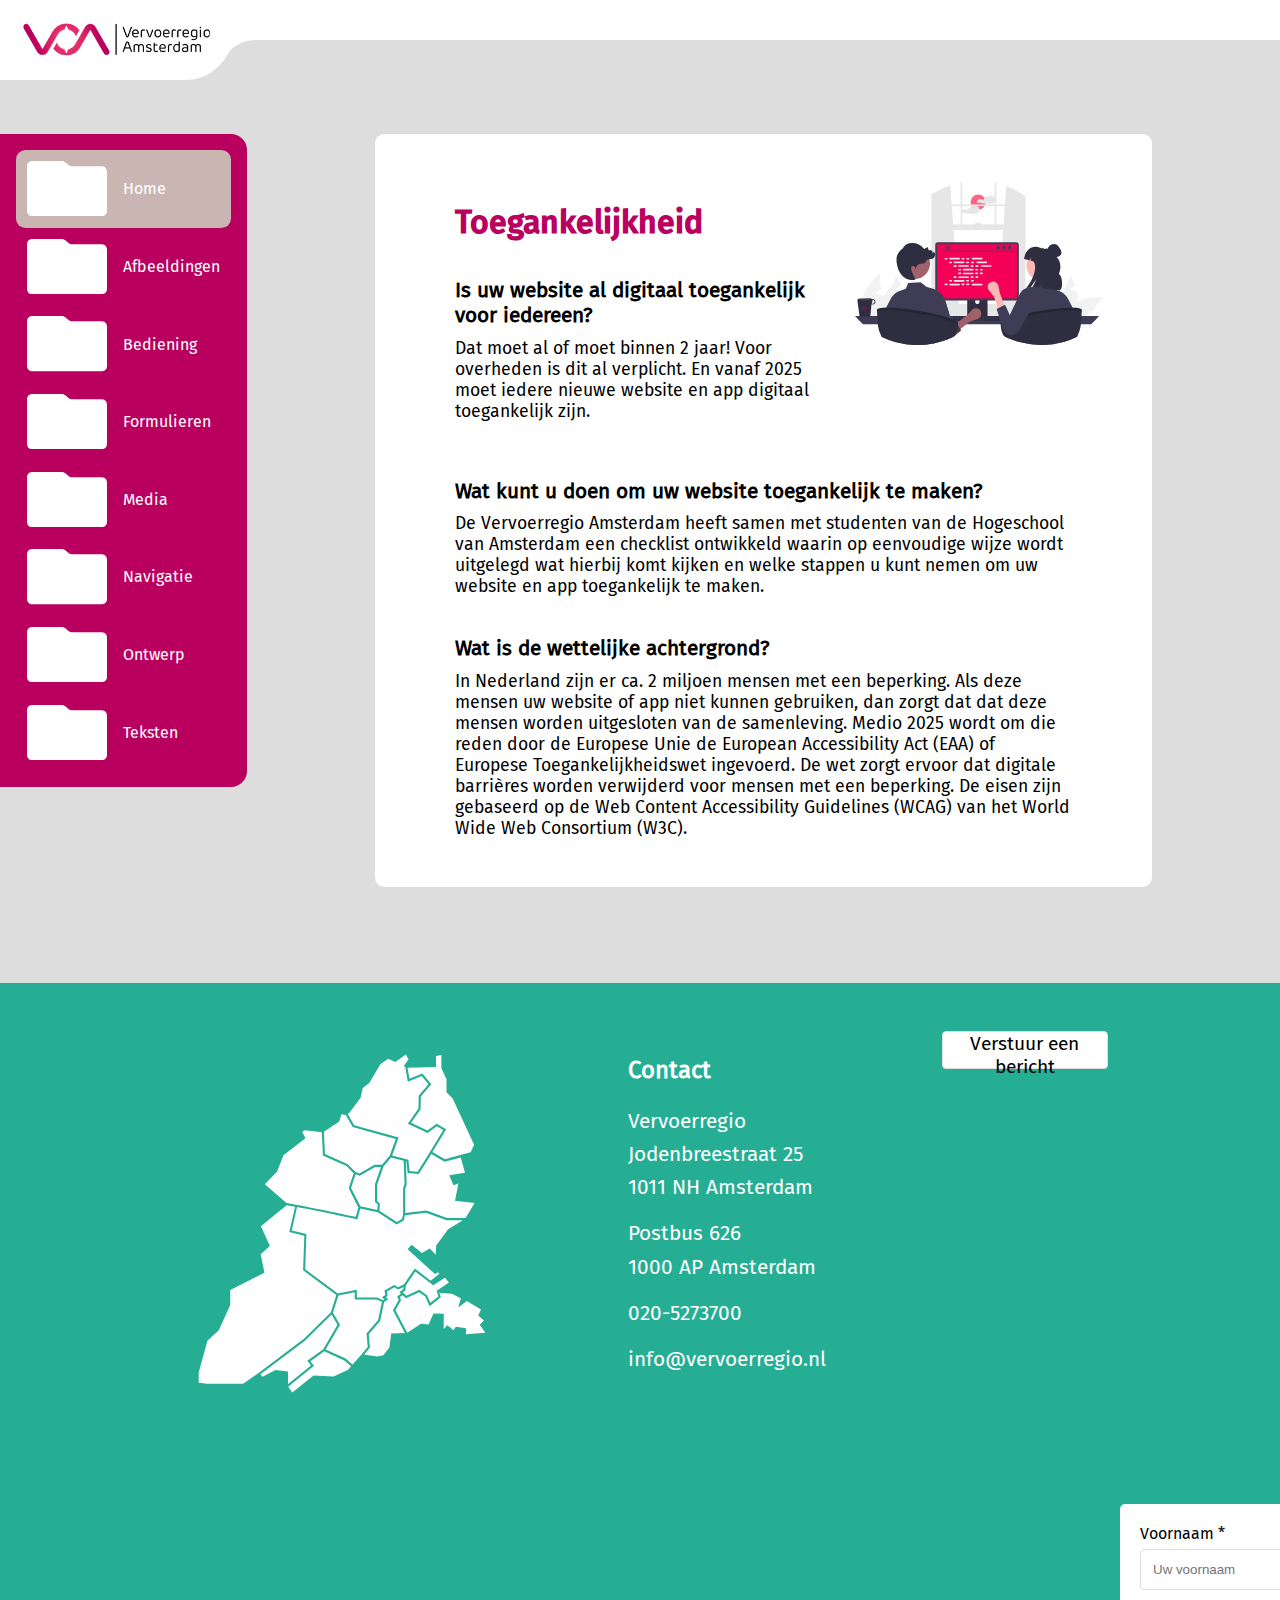
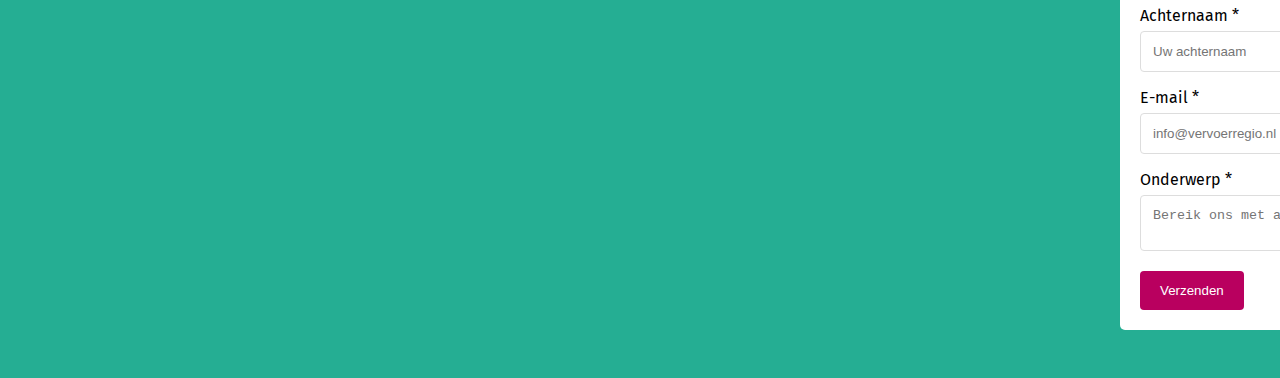
<file: index.html>
<!DOCTYPE html>
<html lang="nl">

<head>
    <meta charset="UTF-8">
    <meta http-equiv="X-UA-Compatible" content="IE=edge">
    <meta name="viewport" content="width=device-width, initial-scale=1.0">
    <title>Vervoerregio Amsterdam</title>
    <link rel="stylesheet" href="./styles/style.css">
    <link rel="icon" type="image/x-icon" href="./assets/vervoerregioamsterdamfavicon.ico">
</head>

<body>

    <header>
        <img id="logo" src="assets/logo.png" alt="logo Vervoerregio Amsterdam">
        <div id="after-curve"></div>
        <button class="contrast-button-header"></button>
    </header>

    <!-- Element die overal overheen zit, om flex te zetten -->
    <main>
        <nav class="sidebar">
            <div class="innermap innermap-active">
                <a href="index.html">
                    <svg viewBox="0 0 388 268" fill="" xmlns="http://www.w3.org/2000/svg">
                        <path
                            d="M168.133 0H25.8667C17.2444 0 0 5.16 0 25.8V242C0 250.6 5.17333 267.8 25.8667 267.8H362.133C370.756 267.8 388 262.64 388 242V51.6C388 43 382.827 25.8 362.133 25.8H219.867C215.556 25.8 204.347 23.22 194 12.9C183.653 2.58 172.444 0 168.133 0Z">
                        </path>
                    </svg>
                    <i class="fa-solid fa-house"></i>
                    <p>Home</p>
                </a>
            </div>

            <div class="innermap">
                <a href="afbeeldingen.html">
                    <svg viewBox="0 0 388 268" fill="" xmlns="http://www.w3.org/2000/svg">
                        <path
                            d="M168.133 0H25.8667C17.2444 0 0 5.16 0 25.8V242C0 250.6 5.17333 267.8 25.8667 267.8H362.133C370.756 267.8 388 262.64 388 242V51.6C388 43 382.827 25.8 362.133 25.8H219.867C215.556 25.8 204.347 23.22 194 12.9C183.653 2.58 172.444 0 168.133 0Z">
                        </path>
                    </svg>
                    <i class="fa-regular fa-images"></i>
                    <p>Afbeeldingen</p>
                </a>
            </div>

            <div class="innermap">
                <a href="bediening.html">
                    <svg viewBox="0 0 388 268" fill="" xmlns="http://www.w3.org/2000/svg">
                        <path
                            d="M168.133 0H25.8667C17.2444 0 0 5.16 0 25.8V242C0 250.6 5.17333 267.8 25.8667 267.8H362.133C370.756 267.8 388 262.64 388 242V51.6C388 43 382.827 25.8 362.133 25.8H219.867C215.556 25.8 204.347 23.22 194 12.9C183.653 2.58 172.444 0 168.133 0Z">
                        </path>
                    </svg>
                    <i class="fa-solid fa-keyboard"></i>
                    <p>Bediening</p>
                </a>
            </div>

            <div class="innermap">
                <a href="formulieren.html">
                    <svg viewBox="0 0 388 268" fill="" xmlns="http://www.w3.org/2000/svg">
                        <path
                            d="M168.133 0H25.8667C17.2444 0 0 5.16 0 25.8V242C0 250.6 5.17333 267.8 25.8667 267.8H362.133C370.756 267.8 388 262.64 388 242V51.6C388 43 382.827 25.8 362.133 25.8H219.867C215.556 25.8 204.347 23.22 194 12.9C183.653 2.58 172.444 0 168.133 0Z">
                        </path>
                    </svg>
                    <i class="fa-solid fa-list"></i>
                    <p>Formulieren</p>
                </a>
            </div>

            <div class="innermap">
                <a href="media.html">
                    <svg viewBox="0 0 388 268" fill="" xmlns="http://www.w3.org/2000/svg">
                        <path
                            d="M168.133 0H25.8667C17.2444 0 0 5.16 0 25.8V242C0 250.6 5.17333 267.8 25.8667 267.8H362.133C370.756 267.8 388 262.64 388 242V51.6C388 43 382.827 25.8 362.133 25.8H219.867C215.556 25.8 204.347 23.22 194 12.9C183.653 2.58 172.444 0 168.133 0Z">
                        </path>
                    </svg>
                    <i class="fa-solid fa-photo-film"></i>
                    <p>Media</p>
                </a>
            </div>

            <div class="innermap">
                <a href="navigatie.html">
                    <svg viewBox="0 0 388 268" fill="" xmlns="http://www.w3.org/2000/svg">
                        <path
                            d="M168.133 0H25.8667C17.2444 0 0 5.16 0 25.8V242C0 250.6 5.17333 267.8 25.8667 267.8H362.133C370.756 267.8 388 262.64 388 242V51.6C388 43 382.827 25.8 362.133 25.8H219.867C215.556 25.8 204.347 23.22 194 12.9C183.653 2.58 172.444 0 168.133 0Z">
                        </path>
                    </svg>
                    <i class="fa-solid fa-arrow-pointer"></i>
                    <p>Navigatie</p>
                </a>
            </div>

            <div class="innermap">
                <a href="ontwerp.html">
                    <svg viewBox="0 0 388 268" fill="" xmlns="http://www.w3.org/2000/svg">
                        <path
                            d="M168.133 0H25.8667C17.2444 0 0 5.16 0 25.8V242C0 250.6 5.17333 267.8 25.8667 267.8H362.133C370.756 267.8 388 262.64 388 242V51.6C388 43 382.827 25.8 362.133 25.8H219.867C215.556 25.8 204.347 23.22 194 12.9C183.653 2.58 172.444 0 168.133 0Z">
                        </path>
                    </svg>
                    <i class="fa-solid fa-paintbrush"></i>
                    <p>Ontwerp</p>
                </a>
            </div>

            <div class="innermap">
                <a href="teksten.html">
                    <svg viewBox="0 0 388 268" fill="" xmlns="http://www.w3.org/2000/svg">
                        <path
                            d="M168.133 0H25.8667C17.2444 0 0 5.16 0 25.8V242C0 250.6 5.17333 267.8 25.8667 267.8H362.133C370.756 267.8 388 262.64 388 242V51.6C388 43 382.827 25.8 362.133 25.8H219.867C215.556 25.8 204.347 23.22 194 12.9C183.653 2.58 172.444 0 168.133 0Z">
                        </path>
                    </svg>
                    <i class="fa-solid fa-book"></i>
                    <p>Teksten</p>
                </a>
            </div>
        </nav>

        <!-- Content van de website naast de sidebar -->
        <div class="content">
            <div class="index-titel">
                <h1 class="h1-index-titel">Toegankelijkheid</h1>
            </div>
            <div class="tekst-1-index">
                <h2 class="h2-index">Is uw website al digitaal toegankelijk voor iedereen?</h2>
                <p class="tekst-index">
                    Dat moet al of moet binnen 2 jaar! Voor overheden is dit al verplicht. En vanaf 2025
                    moet iedere nieuwe website en app digitaal toegankelijk zijn.
                </p>
            </div>
            <div class="svg-index">
                <img src="assets/programming-together.svg" alt="">
            </div>
            <div class="tekst-2-index">
                <h2 class="h2-index">Wat kunt u doen om uw website toegankelijk te maken?</h2>
                <p class="tekst-index">
                    De Vervoerregio Amsterdam heeft samen met studenten van de Hogeschool van
                    Amsterdam een checklist ontwikkeld waarin op eenvoudige wijze wordt uitgelegd wat
                    hierbij komt kijken en welke stappen u kunt nemen om uw website en app
                    toegankelijk te maken.
                </p>
            </div>
            <div class="tekst-3-index">
                <h2 class="h2-index">Wat is de wettelijke achtergrond?</h2>
                <p class="tekst-index">In Nederland zijn er ca. 2 miljoen mensen met een beperking. Als deze mensen uw
                    website of app niet kunnen gebruiken, dan zorgt dat dat deze mensen worden
                    uitgesloten van de samenleving. Medio 2025 wordt om die reden door de Europese
                    Unie de European Accessibility Act (EAA) of Europese Toegankelijkheidswet
                    ingevoerd. De wet zorgt ervoor dat digitale barrières worden verwijderd voor mensen
                    met een beperking. De eisen zijn gebaseerd op de Web Content Accessibility
                    Guidelines (WCAG) van het World Wide Web Consortium (W3C).</p>
            </div>
        </div>
    </main>

    <footer>
        <div class="regio-logo"> <img src="assets/vervoerregio's.svg" alt=""> </div>

        <div class="contact-footer">
            <div>
                <h4>Contact</h4>
                <ul class="ul-footer">
                    <li>Vervoerregio<br> Jodenbreestraat 25<br> 1011 NH Amsterdam</li>
                    <li>Postbus 626<br> 1000 AP Amsterdam</li>
                    <li>020-5273700</li>
                    <li>info@vervoerregio.nl</li>
                </ul>
            </div>
        </div>

        <button type="button" class="display-vragen-formulier">
            <p>Verstuur een bericht</p>
        </button>

        <div class="vragen-formulier">
            <form>

                <label for="fname">Voornaam *</label>
                <input type="text" id="fname" name="firstname" placeholder="Uw voornaam" required>

                <label for="lname">Achternaam *</label>
                <input type="text" id="lname" name="lastname" placeholder="Uw achternaam" required>

                <label for="lname">E-mail *</label>
                <input type="text" id="lname" name="lastname" placeholder="info@vervoerregio.nl" required>

                <label for="subject">Onderwerp *</label>
                <textarea id="subject" name="subject" placeholder="Bereik ons met al uw vragen." required></textarea>

                <input type="submit" value="Verzenden">
            </form>
        </div>
    </footer>

    <script src="./scripts/script.js"></script>
</body>

</html>
</file>
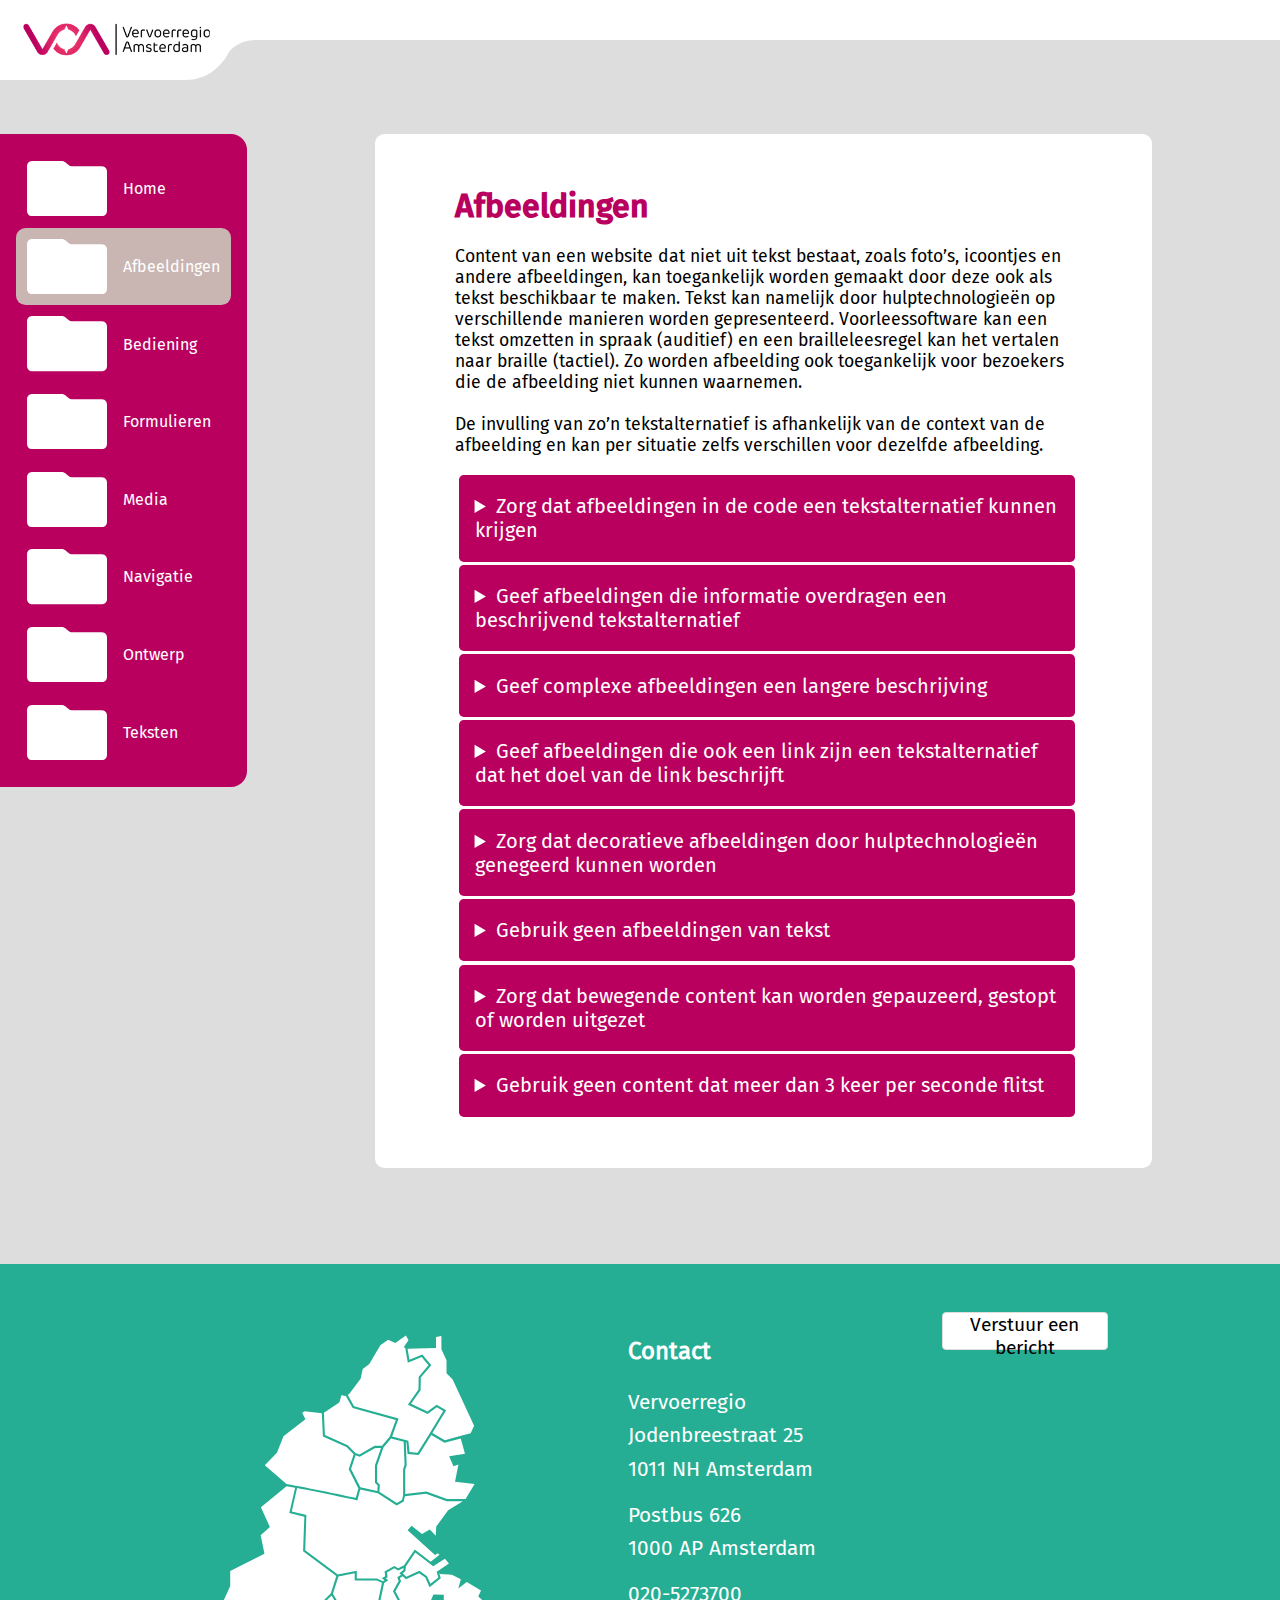
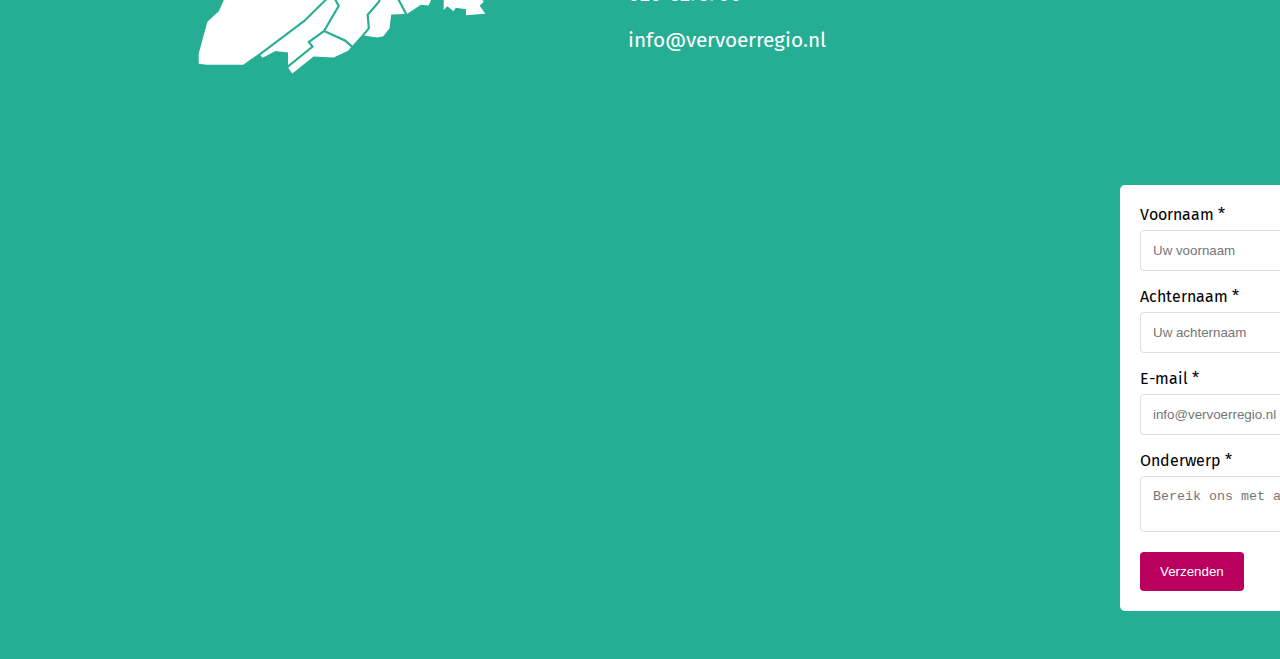
<file: afbeeldingen.html>
<!DOCTYPE html>
<html lang="nl">

<head>
    <meta charset="UTF-8">
    <meta http-equiv="X-UA-Compatible" content="IE=edge">
    <meta name="viewport" content="width=device-width, initial-scale=1.0">
    <title>Vervoerregio Amsterdam</title>
    <link rel="stylesheet" href="./styles/style.css">
    <link rel="icon" type="image/x-icon" href="./assets/vervoerregioamsterdamfavicon.ico">
</head>

<body>

    <header>
        <img id="logo" src="assets/logo.png" alt="logo Vervoerregio Amsterdam">
        <div id="after-curve"></div>
        <button class="contrast-button-header"></button>
    </header>

    <!-- Element die overal overheen zit, om flex te zetten -->
    <main>
        <nav class="sidebar">
            <div class="innermap">
                <a href="index.html">
                    <svg viewBox="0 0 388 268" fill="" xmlns="http://www.w3.org/2000/svg">
                        <path
                            d="M168.133 0H25.8667C17.2444 0 0 5.16 0 25.8V242C0 250.6 5.17333 267.8 25.8667 267.8H362.133C370.756 267.8 388 262.64 388 242V51.6C388 43 382.827 25.8 362.133 25.8H219.867C215.556 25.8 204.347 23.22 194 12.9C183.653 2.58 172.444 0 168.133 0Z">
                        </path>
                    </svg>
                    <i class="fa-solid fa-house"></i>
                    <p>Home</p>
                </a>
            </div>

            <div class="innermap innermap-active">
                <a href="afbeeldingen.html">
                    <svg viewBox="0 0 388 268" fill="" xmlns="http://www.w3.org/2000/svg">
                        <path
                            d="M168.133 0H25.8667C17.2444 0 0 5.16 0 25.8V242C0 250.6 5.17333 267.8 25.8667 267.8H362.133C370.756 267.8 388 262.64 388 242V51.6C388 43 382.827 25.8 362.133 25.8H219.867C215.556 25.8 204.347 23.22 194 12.9C183.653 2.58 172.444 0 168.133 0Z">
                        </path>
                    </svg>
                    <i class="fa-regular fa-images"></i>
                    <p>Afbeeldingen</p>
                </a>
            </div>

            <div class="innermap">
                <a href="bediening.html">
                    <svg viewBox="0 0 388 268" fill="" xmlns="http://www.w3.org/2000/svg">
                        <path
                            d="M168.133 0H25.8667C17.2444 0 0 5.16 0 25.8V242C0 250.6 5.17333 267.8 25.8667 267.8H362.133C370.756 267.8 388 262.64 388 242V51.6C388 43 382.827 25.8 362.133 25.8H219.867C215.556 25.8 204.347 23.22 194 12.9C183.653 2.58 172.444 0 168.133 0Z">
                        </path>
                    </svg>
                    <i class="fa-solid fa-keyboard"></i>
                    <p>Bediening</p>
                </a>
            </div>

            <div class="innermap">
                <a href="formulieren.html">
                    <svg viewBox="0 0 388 268" fill="" xmlns="http://www.w3.org/2000/svg">
                        <path
                            d="M168.133 0H25.8667C17.2444 0 0 5.16 0 25.8V242C0 250.6 5.17333 267.8 25.8667 267.8H362.133C370.756 267.8 388 262.64 388 242V51.6C388 43 382.827 25.8 362.133 25.8H219.867C215.556 25.8 204.347 23.22 194 12.9C183.653 2.58 172.444 0 168.133 0Z">
                        </path>
                    </svg>
                    <i class="fa-solid fa-list"></i>
                    <p>Formulieren</p>
                </a>
            </div>

            <div class="innermap">
                <a href="media.html">
                    <svg viewBox="0 0 388 268" fill="" xmlns="http://www.w3.org/2000/svg">
                        <path
                            d="M168.133 0H25.8667C17.2444 0 0 5.16 0 25.8V242C0 250.6 5.17333 267.8 25.8667 267.8H362.133C370.756 267.8 388 262.64 388 242V51.6C388 43 382.827 25.8 362.133 25.8H219.867C215.556 25.8 204.347 23.22 194 12.9C183.653 2.58 172.444 0 168.133 0Z">
                        </path>
                    </svg>
                    <i class="fa-solid fa-photo-film"></i>
                    <p>Media</p>
                </a>
            </div>

            <div class="innermap">
                <a href="navigatie.html">
                    <svg viewBox="0 0 388 268" fill="" xmlns="http://www.w3.org/2000/svg">
                        <path
                            d="M168.133 0H25.8667C17.2444 0 0 5.16 0 25.8V242C0 250.6 5.17333 267.8 25.8667 267.8H362.133C370.756 267.8 388 262.64 388 242V51.6C388 43 382.827 25.8 362.133 25.8H219.867C215.556 25.8 204.347 23.22 194 12.9C183.653 2.58 172.444 0 168.133 0Z">
                        </path>
                    </svg>
                    <i class="fa-solid fa-arrow-pointer"></i>
                    <p>Navigatie</p>
                </a>
            </div>

            <div class="innermap">
                <a href="ontwerp.html">
                    <svg viewBox="0 0 388 268" fill="" xmlns="http://www.w3.org/2000/svg">
                        <path
                            d="M168.133 0H25.8667C17.2444 0 0 5.16 0 25.8V242C0 250.6 5.17333 267.8 25.8667 267.8H362.133C370.756 267.8 388 262.64 388 242V51.6C388 43 382.827 25.8 362.133 25.8H219.867C215.556 25.8 204.347 23.22 194 12.9C183.653 2.58 172.444 0 168.133 0Z">
                        </path>
                    </svg>
                    <i class="fa-solid fa-paintbrush"></i>
                    <p>Ontwerp</p>
                </a>
            </div>

            <div class="innermap">
                <a href="teksten.html">
                    <svg viewBox="0 0 388 268" fill="" xmlns="http://www.w3.org/2000/svg">
                        <path
                            d="M168.133 0H25.8667C17.2444 0 0 5.16 0 25.8V242C0 250.6 5.17333 267.8 25.8667 267.8H362.133C370.756 267.8 388 262.64 388 242V51.6C388 43 382.827 25.8 362.133 25.8H219.867C215.556 25.8 204.347 23.22 194 12.9C183.653 2.58 172.444 0 168.133 0Z">
                        </path>
                    </svg>
                    <i class="fa-solid fa-book"></i>
                    <p>Teksten</p>
                </a>
            </div>
        </nav>

        <!-- Content van de website naast de sidebar -->
        <div class="content-pages">
            <div class="page-title">
                <h1>Afbeeldingen</h1>
            </div>
            <div class="page-text">
                <p>Content van een website dat niet uit tekst bestaat, zoals foto’s, icoontjes en andere
                    afbeeldingen, kan toegankelijk worden gemaakt door deze ook als tekst beschikbaar te maken. Tekst
                    kan namelijk door hulptechnologieën op verschillende manieren worden gepresenteerd. Voorleessoftware
                    kan
                    een tekst omzetten in spraak (auditief) en een brailleleesregel kan het vertalen naar braille
                    (tactiel).
                    Zo worden afbeelding ook toegankelijk voor bezoekers die de afbeelding niet kunnen waarnemen.
                    <br><br>
                    De invulling van zo’n tekstalternatief is afhankelijk van de context van de afbeelding en kan per
                    situatie zelfs verschillen voor dezelfde afbeelding.
                </p>
            </div>
            <div class="page-details">
                <details>
                    <summary>Zorg dat afbeeldingen in de code een tekstalternatief kunnen krijgen</summary>
                    <div class="inside-summary">
                        <p>Alle afbeeldingen moeten een tekstalternatief hebben. Een tekstalternatief kan op
                            verschillende
                            manieren worden toegevoegd:</p>
                        <h2>Tekstalternatief voor een <code>&ltimg&gt</code>-element</h2>
                        <p>Bij een <code>&ltimg&gt</code>-element wordt een tekstalternatief gegeven met behulp van het
                            <code>alt</code>-attribuut.

                            <br><br>In de code ziet dat er zo uit:
                        <pre>

     1  | &ltimg src="hond.jpg" alt="Hond speelt met een bal"&gt
                        </pre>
                        </p>

                        <h2>Tekstalternatief voor een <code>&ltsvg&gt</code>-element</h2>
                        <p>Bij een <code>&ltsvg&gt</code>-element wordt een tekstalternatief gegeven met behulp van het
                            <code>title</code>-element in
                            de
                            svg. Gebruik ook aria-attribuut <code>role="img"</code> om ervoor te zorgen dat zo veel
                            mogelijk
                            ondersteunende technologieën het <code>&ltsvg&gt</code>-element herkennen als een
                            afbeelding.

                            <br><br>In de code ziet dat er zo uit:
                        </p>
                        <pre>

     1  | &ltsvg role="img"&gt
     2  | &lttitle&gtHond speelt met een bal&lt/title&gt
     3  | ...
     4  | &lt/svg&gt
                                </pre>

                        <h2>Tekstalternatief voor afbeeldingen die is geplaatst met CSS</h2>
                        <p>Aan een afbeelding die geplaatst is met CSS kan een tekstalternatief worden gegeven met een
                            <code>aria-label</code>.

                            <br><br>In de code ziet dat er zo uit:

                        <pre>

     1  | &ltdiv id=”logo” aria-label=”Hond speelt met een bal”&gt&lt/div&gt
                        </pre>
                        </p>

                        <h2>Invulling van het Tekstalternatief</h2>
                        <p>De invulling van een tekstalternatief wordt bepaald door de functie die een afbeelding heeft.
                            In
                            veel
                            gevallen draagt een afbeelding informatie over. Beschrijf dan in het tekstalternatief wat er
                            op
                            de
                            afbeelding te zien is. Bij een afbeelding die ook een link is, gaat het juist om het
                            beschrijven
                            waar de link naar toe verwijst. Als een afbeelding geen informatie aan de pagina toevoegt,
                            dan
                            is
                            het beter om het helemaal geen tekstalternatief te geven zodat het kan worden genegeerd door
                            hulptechnologieën.</p>
                    </div>
                </details>

                <details>
                    <summary>Geef afbeeldingen die informatie overdragen een beschrijvend
                        tekstalternatief</summary>
                    <div class="inside-summary">
                        <p>Afbeeldingen die informatie overbrengen zijn noodzakelijk voor het begrijpen van de tekst. De
                            afbeeldingen voegen extra informatie toe aan de pagina. Deze afbeeldingen moeten een
                            tekstalternatief hebben dat nauwkeurig beschrijft wat er op de afbeelding te zien is. De
                            invulling
                            is afhankelijk van de context en kan per situatie afwijkend zijn voor dezelfde afbeelding.

                            <br><br>In een CMS kan een tekstalternatief doorgaans worden toegevoegd in de mediatheek.

                            <br><br>In de code ziet dat er zo uit:
                        <pre>

     1  | &ltimg src="poes.jpg" alt="Witte poes speelt met een rode bal"&gt
                            </pre>
                        </p>


                        <p>Het tekstalternatief moet een goede vervanging kunnen zijn voor een afbeelding. Bedenk bij
                            het
                            schrijven van het tekstalternatief altijd wat de bedoeling is van de afbeelding. Houd een
                            tekstalternatief altijd nuttig en beknopt.</p>
                    </div>
                </details>

                <details>
                    <summary>Geef complexe afbeeldingen een langere beschrijving</summary>
                    <div class="inside-summary">
                        <p>Soms is het niet mogelijk om een afbeelding volledig te beschrijven in een kort
                            tekstalternatief.
                            Bijvoorbeeld als het gaat om een uitgebreide infographic of een grafiek. Dit soort complexe
                            afbeeldingen moeten ook volledig worden beschreven in een tekstalternatief. Geef in dat
                            geval
                            naast
                            een beknopte beschrijving in het <code>alt</code>-attribuut ook een langere beschrijving in
                            de
                            omringende
                            tekst.

                        <pre>

     1  | &ltimg src="grafiek.jpg" alt="Verkoopcijfers zijn in 2021 met 18% gestegen"&gt
     2  | &ltdiv&gt
     3  |   &ltp&gtDe groei van maandelijkse verkopen in 2021 tegen 2020 verliep als volgt:&lt/p&gt
     4  |     &ltul&gt
     5  |     &ltli&gtJanuari: +22%&lt/li&gt
     6  |     &ltli&gt...
     7  | &lt/div&gt
                            </pre>

                        <br>
                        <p>Een langere beschrijving mag ook op een aparte pagina worden geplaatst. Plaats dan een
                            link met
                            de
                            verwijzing naar die andere pagina direct voor of na de afbeelding.</p>
                        <pre>

     1  | &ltimg src="grafiek.jpg" alt="Verkoopcijfers zijn in 2021 met 18% gestegen"&gt
     2  | &lta href=”/langere-beschrijving.html”&gtUitgebreide beschrijving van de grafiek met verkoopcijfers&lt/a&gt
                            </pre>
                        <br>
                        <p>De omringende tekst hoort ook te worden gekoppeld aan de afbeelding. Dit is geen
                            verplichting
                            maar wel erg handig. Hiervoor kan gebruik worden gemaakt van het
                            <code>aria-describedby</code>-attribuut.
                            Gebruik
                            het
                            <code>ID</code> van het element waar de complexe afbeelding beschreven wordt. Deze
                            informatie
                            hoort dan ook
                            zichtbaar
                            te zijn voor bezoekers die wel kunnen zien.
                        </p>
                        <pre>

     1  | &ltimg src="grafiek.jpg" alt="Verkoopcijfers zijn in 2020 met 18% gestegen" aria-describedby="beschrijving"&gt
     2  | &ltdiv id="beschrijving"&gt
     3  |   &ltp&gtDe groei van maandelijkse verkopen in 2020 tegen 2019 verliep als volgt:&lt/p&gt
     4  |     &ltul&gt
     5  |     &ltli&gtJanuari: +22%&lt/li&gt
     6  |     &ltli&gt...
                        </pre>
                    </div>
                </details>

                <details>
                    <summary>Geef afbeeldingen die ook een link zijn een tekstalternatief dat het doel van
                        de
                        link beschrijft</summary>
                    <div class="inside-summary">
                        <p>In de gevallen dat niet tekst maar alleen een afbeelding als link wordt gebruikt, spreken we
                            over
                            functionele afbeeldingen. Dit kunnen afbeeldingen zijn die verwijzen naar een andere pagina
                            of
                            website, maar ook afbeeldingen die een actie op de pagina uitvoeren.

                            <br><br>Deze afbeeldingen moeten een tekstalternatief hebben dat het doel van de link
                            beschrijft,
                            of die beschrijft wat er gebeurd als op de afbeelding wordt geklikt. Voorleessoftware
                            gebruikt
                            het
                            tekstalternatief namelijk als linktekst. Daarom is het belangrijker om het doel van de link
                            te
                            beschrijven, in plaats van wat er op de afbeelding te zien is.

                            <br><br>Als er ook tekst staat op een functionele afbeelding, dan moeten de tekst op de
                            afbeelding
                            én het doel van de link allebei in het tekstalternatief worden vermeld. Hierdoor kunnen
                            bezoekers
                            die met spraakherkenning werken de link ook makkelijk bereiken.
                        </p>
                        <pre>

     1  | &lta href=”categorie/spelletjes.html”&gt
     2  |   &ltimg src="monopoly.jpg" alt="Ga naar de categorie spelletjes" /&gt
     3  | &lt/a&gt
                        </pre>
                    </div>
                </details>

                <details>
                    <summary>Zorg dat decoratieve afbeeldingen door hulptechnologieën genegeerd kunnen
                        worden</summary>
                    <div class="inside-summary">
                        <p>Afbeeldingen die puur ter decoratie op de pagina zijn geplaatst, horen geen tekstalternatief
                            te
                            hebben. Dit zijn bijvoorbeeld afbeeldingen die geen informatie overdragen en niet
                            noodzakelijk
                            zijn
                            voor het begrijpen van de tekst. Deze afbeeldingen moeten worden genegeerd door
                            hulptechnologieën.
                            Decoratieve afbeeldingen kunnen het best met CSS worden geplaatst.
                        <pre>

     1  | &ltdiv class="line"&gt&lt/div&gt
                            </pre>
                        <pre>

     1  | .line {
     2  |   background-image: url("horizontale-lijn.jpg");
     3  | }
                            </pre>
                        <p> Als het niet mogelijk is om een decoratieve afbeelding met CSS te plaatsen, dan moet het
                            <code>alt</code>-attribuut in het <code>&ltimg&gt</code>-element worden leeg gelaten. Het
                            <code>alt</code>-attribuut moet wel aanwezig
                            zijn
                            maar het heeft dan geen tekst.
                        </p>
                        <pre>

     1  | &ltimg src="horizontale-lijn.jpg" alt="" /&gt
                        </pre>
                    </div>
                </details>

                <details>
                    <summary>Gebruik geen afbeeldingen van tekst</summary>
                    <div class="inside-summary">
                        <p>Gebruik geen afbeeldingen van tekst om informatie over te dragen. Afbeeldingen van tekst zijn
                            voor
                            sommige bezoekers niet handig. De lettergrootte in een afbeelding schaalt namelijk vaak niet
                            goed
                            mee. Ook kunnen bezoekers tekst die is ingebakken in een afbeelding niet aanpassen naar
                            eigen
                            voorkeuren.

                            <br><br>Gebruik daarom ‘echte’ tekst. Tekst die daadwerkelijk als tekst op de pagina staat
                            kan
                            goed worden vormgegeven met CSS. Hiermee kan bijvoorbeeld de kleur, het lettertype, de
                            lettergrootte, de regelhoogte en de letterafstand en worden ingesteld. Eventueel kan tekst
                            met
                            CSS
                            ook bovenop een afbeelding worden geplaatst.
                        </p>
                    </div>
                </details>

                <details>
                    <summary>Zorg dat bewegende content kan worden gepauzeerd, gestopt of worden
                        uitgezet</summary>
                    <div class="inside-summary">
                        <p>Zorg dat alle bewegende, scrollende of knipperende content dat automatisch start én langer
                            dan 5
                            seconden duurt kan worden gepauzeerd, gestopt of worden uitgezet. Onder bewegende,
                            scrollende of
                            knipperende content vallen onder andere carrousels, animaties op de pagina, bewegende
                            advertenties,
                            enz. Bezoekers met een cognitieve beperking kunnen er door worden afgeleid. Ook voor
                            bezoekers
                            die
                            gebruik maken van een schermlezer kan dit storend zijn.

                            <br><br>Deze regels gelden ook alle automatisch verversende content, maar hiervoor geldt ook
                            de
                            frequentie van updates mag worden aangepast.
                        </p>
                    </div>
                </details>

                <details>
                    <summary>Gebruik geen content dat meer dan 3 keer per seconde flitst</summary>
                    <div class="inside-summary">
                        <p>Gebruik geen flitsende content. Laat onderdelen in elk geval niet meer dan 3 keer per seconde
                            flitsen. Bezoekers met bepaalde vormen van epilepsie kunnen een aanval krijgen als ze kijken
                            naar
                            knipperende of flitsende afbeeldingen of media.</p>
                    </div>
                </details>
            </div>
        </div>

    </main>

    <footer>

        <div class="regio-logo"> <img src="assets/vervoerregio's.svg" alt=""> </div>

        <div class="contact-footer">
            <div>
                <h4>Contact</h4>
                <ul class="ul-footer">
                    <li>Vervoerregio<br> Jodenbreestraat 25<br> 1011 NH Amsterdam</li>
                    <li>Postbus 626<br> 1000 AP Amsterdam</li>
                    <li>020-5273700</li>
                    <li>info@vervoerregio.nl</li>
                </ul>
            </div>
        </div>

        <button type="button" class="display-vragen-formulier">
            <p>Verstuur een bericht</p>
        </button>

        <div class="vragen-formulier">
            <form>

                <label for="fname">Voornaam *</label>
                <input type="text" id="fname" name="firstname" placeholder="Uw voornaam" required>

                <label for="lname">Achternaam *</label>
                <input type="text" id="lname" name="lastname" placeholder="Uw achternaam" required>

                <label for="lname">E-mail *</label>
                <input type="text" id="lname" name="lastname" placeholder="info@vervoerregio.nl" required>

                <label for="subject">Onderwerp *</label>
                <textarea id="subject" name="subject" placeholder="Bereik ons met al uw vragen." required></textarea>

                <input type="submit" value="Verzenden">

            </form>
        </div>
    </footer>

    <script src="./scripts/script.js"></script>


</body>

</html>
</file>
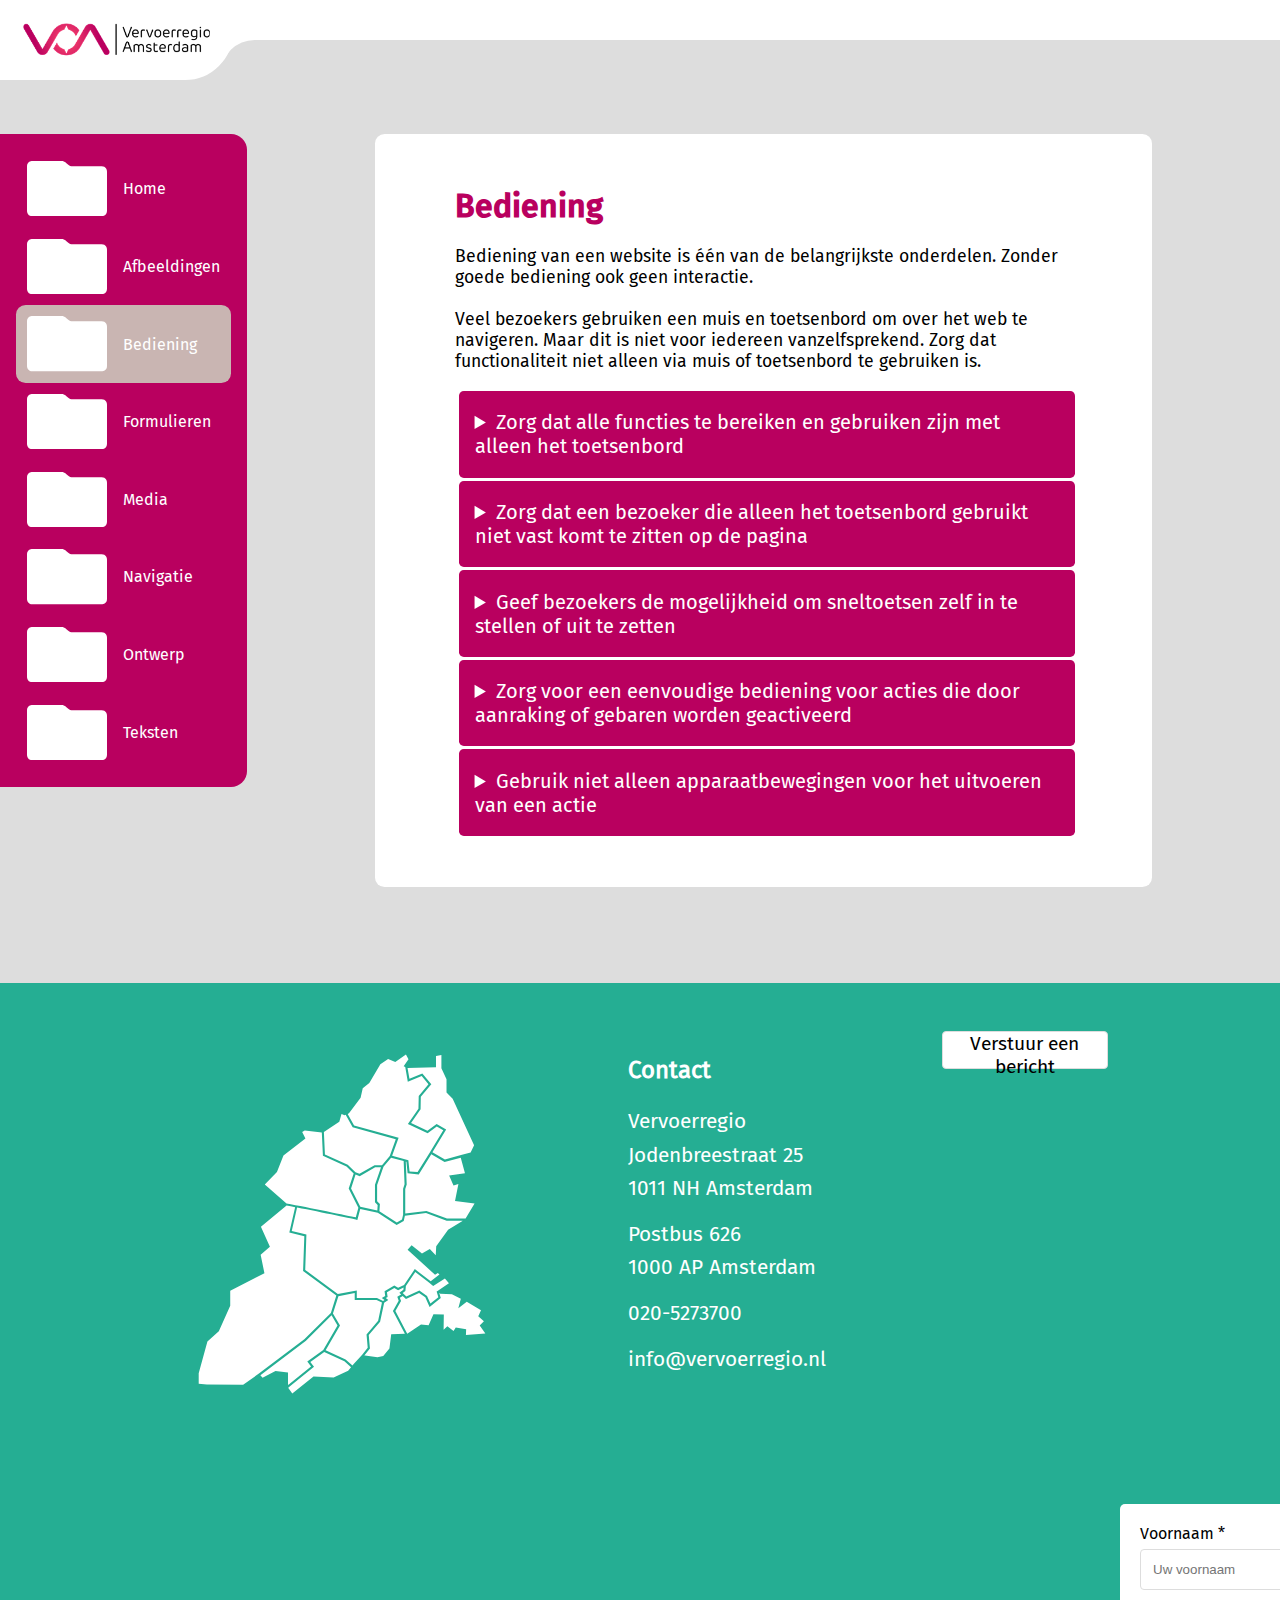
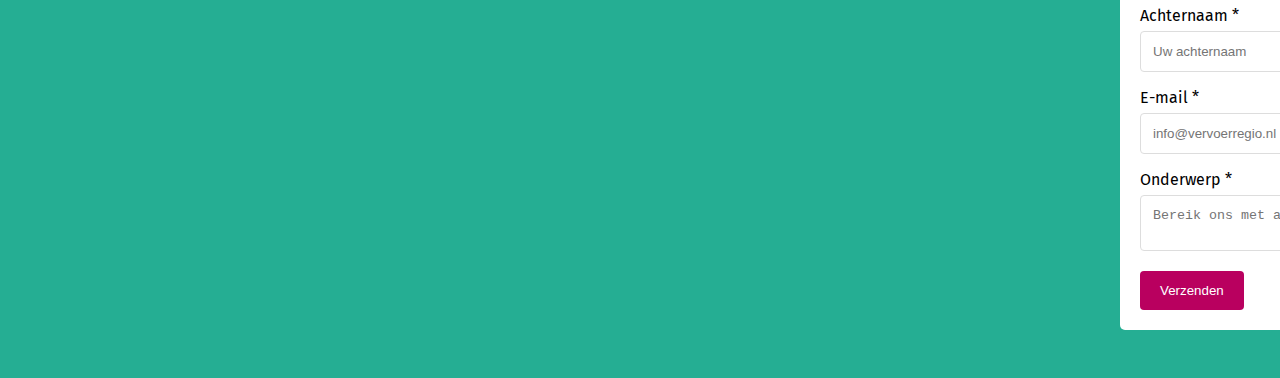
<file: bediening.html>
<!DOCTYPE html>
<html lang="nl">

<head>
    <meta charset="UTF-8">
    <meta http-equiv="X-UA-Compatible" content="IE=edge">
    <meta name="viewport" content="width=device-width, initial-scale=1.0">
    <title>Vervoerregio Amsterdam</title>
    <link rel="stylesheet" href="./styles/style.css">
    <link rel="icon" type="image/x-icon" href="./assets/vervoerregioamsterdamfavicon.ico">
</head>

<body>

    <header>
        <img id="logo" src="assets/logo.png" alt="logo Vervoerregio Amsterdam">
        <div id="after-curve"></div>
        <button class="contrast-button-header"></button>
    </header>

    <!-- Element die overal overheen zit, om flex te zetten -->
    <main>
        <nav class="sidebar">
            <div class="innermap">
                <a href="index.html">
                    <svg viewBox="0 0 388 268" fill="" xmlns="http://www.w3.org/2000/svg">
                        <path
                            d="M168.133 0H25.8667C17.2444 0 0 5.16 0 25.8V242C0 250.6 5.17333 267.8 25.8667 267.8H362.133C370.756 267.8 388 262.64 388 242V51.6C388 43 382.827 25.8 362.133 25.8H219.867C215.556 25.8 204.347 23.22 194 12.9C183.653 2.58 172.444 0 168.133 0Z">
                        </path>
                    </svg>
                    <i class="fa-solid fa-house"></i>
                    <p>Home</p>
                </a>
            </div>

            <div class="innermap">
                <a href="afbeeldingen.html">
                    <svg viewBox="0 0 388 268" fill="" xmlns="http://www.w3.org/2000/svg">
                        <path
                            d="M168.133 0H25.8667C17.2444 0 0 5.16 0 25.8V242C0 250.6 5.17333 267.8 25.8667 267.8H362.133C370.756 267.8 388 262.64 388 242V51.6C388 43 382.827 25.8 362.133 25.8H219.867C215.556 25.8 204.347 23.22 194 12.9C183.653 2.58 172.444 0 168.133 0Z">
                        </path>
                    </svg>
                    <i class="fa-regular fa-images"></i>
                    <p>Afbeeldingen</p>
                </a>
            </div>

            <div class="innermap innermap-active">
                <a href="bediening.html">
                    <svg viewBox="0 0 388 268" fill="" xmlns="http://www.w3.org/2000/svg">
                        <path
                            d="M168.133 0H25.8667C17.2444 0 0 5.16 0 25.8V242C0 250.6 5.17333 267.8 25.8667 267.8H362.133C370.756 267.8 388 262.64 388 242V51.6C388 43 382.827 25.8 362.133 25.8H219.867C215.556 25.8 204.347 23.22 194 12.9C183.653 2.58 172.444 0 168.133 0Z">
                        </path>
                    </svg>
                    <i class="fa-solid fa-keyboard"></i>
                    <p>Bediening</p>
                </a>
            </div>

            <div class="innermap">
                <a href="formulieren.html">
                    <svg viewBox="0 0 388 268" fill="" xmlns="http://www.w3.org/2000/svg">
                        <path
                            d="M168.133 0H25.8667C17.2444 0 0 5.16 0 25.8V242C0 250.6 5.17333 267.8 25.8667 267.8H362.133C370.756 267.8 388 262.64 388 242V51.6C388 43 382.827 25.8 362.133 25.8H219.867C215.556 25.8 204.347 23.22 194 12.9C183.653 2.58 172.444 0 168.133 0Z">
                        </path>
                    </svg>
                    <i class="fa-solid fa-list"></i>
                    <p>Formulieren</p>
                </a>
            </div>

            <div class="innermap">
                <a href="media.html">
                    <svg viewBox="0 0 388 268" fill="" xmlns="http://www.w3.org/2000/svg">
                        <path
                            d="M168.133 0H25.8667C17.2444 0 0 5.16 0 25.8V242C0 250.6 5.17333 267.8 25.8667 267.8H362.133C370.756 267.8 388 262.64 388 242V51.6C388 43 382.827 25.8 362.133 25.8H219.867C215.556 25.8 204.347 23.22 194 12.9C183.653 2.58 172.444 0 168.133 0Z">
                        </path>
                    </svg>
                    <i class="fa-solid fa-photo-film"></i>
                    <p>Media</p>
                </a>
            </div>

            <div class="innermap">
                <a href="navigatie.html">
                    <svg viewBox="0 0 388 268" fill="" xmlns="http://www.w3.org/2000/svg">
                        <path
                            d="M168.133 0H25.8667C17.2444 0 0 5.16 0 25.8V242C0 250.6 5.17333 267.8 25.8667 267.8H362.133C370.756 267.8 388 262.64 388 242V51.6C388 43 382.827 25.8 362.133 25.8H219.867C215.556 25.8 204.347 23.22 194 12.9C183.653 2.58 172.444 0 168.133 0Z">
                        </path>
                    </svg>
                    <i class="fa-solid fa-arrow-pointer"></i>
                    <p>Navigatie</p>
                </a>
            </div>

            <div class="innermap">
                <a href="ontwerp.html">
                    <svg viewBox="0 0 388 268" fill="" xmlns="http://www.w3.org/2000/svg">
                        <path
                            d="M168.133 0H25.8667C17.2444 0 0 5.16 0 25.8V242C0 250.6 5.17333 267.8 25.8667 267.8H362.133C370.756 267.8 388 262.64 388 242V51.6C388 43 382.827 25.8 362.133 25.8H219.867C215.556 25.8 204.347 23.22 194 12.9C183.653 2.58 172.444 0 168.133 0Z">
                        </path>
                    </svg>
                    <i class="fa-solid fa-paintbrush"></i>
                    <p>Ontwerp</p>
                </a>
            </div>

            <div class="innermap">
                <a href="teksten.html">
                    <svg viewBox="0 0 388 268" fill="" xmlns="http://www.w3.org/2000/svg">
                        <path
                            d="M168.133 0H25.8667C17.2444 0 0 5.16 0 25.8V242C0 250.6 5.17333 267.8 25.8667 267.8H362.133C370.756 267.8 388 262.64 388 242V51.6C388 43 382.827 25.8 362.133 25.8H219.867C215.556 25.8 204.347 23.22 194 12.9C183.653 2.58 172.444 0 168.133 0Z">
                        </path>
                    </svg>
                    <i class="fa-solid fa-book"></i>
                    <p>Teksten</p>
                </a>
            </div>
        </nav>

        <!-- Content van de website naast de sidebar -->
        <div class="content-pages">
            <div class="page-title">
                <h1>Bediening</h1>
            </div>
            <div class="page-text">
                <p>Bediening van een website is één van de belangrijkste onderdelen. Zonder goede bediening ook geen
                    interactie.

                    <br><br>Veel bezoekers gebruiken een muis en toetsenbord om over het web te navigeren. Maar dit is
                    niet voor iedereen vanzelfsprekend. Zorg dat functionaliteit niet alleen via muis of toetsenbord te
                    gebruiken is.
                </p>
            </div>
            <div class="page-details">
                <details>
                    <summary>Zorg dat alle functies te bereiken en gebruiken zijn met alleen het
                        toetsenbord</summary>
                    <div class="inside-summary">
                        <p>Alle functies op een website moeten te bereiken en gebruiken zijn met alleen het toetsenbord.
                            Sommige
                            bezoekers kunnen geen muis gebruiken door bijvoorbeeld een visuele of motorische beperking.
                            Als
                            alle
                            functionaliteit met het toetsenbord kan worden bediend, dan werkt deze ook met een groot
                            aantal
                            hulptechnologieën. Zorg daarom dat onderdelen zoals links, knoppen, navigatie, invoervelden,
                            selectievakjes, keuzerondjes, keuzelijsten en alle andere interactieve functies de
                            toetsenbordfocus
                            kunnen krijgen en kunnen worden gebruikt.

                            <br><br>Standaard HTML-elementen voor links, knoppen en formulierelementen op de website
                            zijn
                            goed
                            toegankelijk met het toetsenbord.

                            <br><br>De standaard toetsenbordnavigatie is als volgt:
                        </p>

                        <ul class="page-list">
                            <li>Met TAB navigeert de toetsenbordfocus vooruit.</li>
                            <li>Met SHIFT + TAB navigeert de toetsenbordfocus achteruit.</li>
                            <li>Met de pijltoetsen kan worden genavigeerd in gegroepeerde menu’s of radiobuttons.</li>
                        </ul>
                        <p>
                            <br>Bezoekers die gebruik maken van het toetsenbord gebruiken de TAB-toets om door een
                            website
                            te
                            navigeren. De TAB-toets verplaatst de toetsenbordfocus naar het volgende focuseerbare
                            onderdeel.
                        </p>
                    </div>
                </details>
                <details>
                    <summary>Zorg dat een bezoeker die alleen het toetsenbord gebruikt niet vast komt te zitten op de
                        pagina</summary>
                    <div class="inside-summary">
                        <p>Als bezoekers met het toetsenbord naar een onderdeel op de pagina kunnen navigeren, maar er
                            niet
                            meer
                            vandaan kunnen dan is dit een toetsenbordval. Om uit een toetsenbordval te raken is de enige
                            manier
                            vaak om de muis (of ander aanwijsapparaat) te gebruiken of om de pagina helemaal te
                            herladen.
                            Dit is
                            dit geen optie voor bezoekers die geen gebruik kunnen maken van de muis. Dit komt soms voor
                            als
                            er
                            plugins worden gebruikt.

                            <br><br>Zorg dat met het toetsenbord helemaal over de pagina kan worden genavigeerd.
                        </p>
                    </div>
                </details>
                <details>
                    <summary>Geef bezoekers de mogelijkheid om sneltoetsen zelf in te stellen of uit te zetten</summary>
                    <div class="inside-summary">
                        <p>Op sommige websites kunnen bezoekers gebruik maken van sneltoetsen. Met sneltoetsen kunnen
                            bezoekers
                            gemakkelijk functies uitvoeren of navigeren naar een pagina. Dit werkt goed voor veel
                            bezoekers
                            die
                            gebruik maken van het toetsenbord maar kunnen conflicteren sommige hulptechnologieën.
                            Hierdoor
                            kunnen sneltoetsen onbedoeld worden geactiveerd. Dit geldt bijvoorbeeld voor bezoekers die
                            gebruik
                            maken van software voor spraakherkenning.

                            <br><br>Zorg daarom dat sneltoetsen die bestaan uit één karakter kunnen worden aangepast,
                            uitgeschakeld of
                            alleen geactiveerd kunnen worden als het onderdeel de toetsenbordfocus heeft.
                        </p>
                    </div>
                </details>
                <details>
                    <summary>Zorg voor een eenvoudige bediening voor acties die door aanraking of gebaren
                        worden geactiveerd</summary>
                    <div class="inside-summary">
                        <p>Sommige functionaliteit op een website is alleen te uit te voeren met een moeilijk gebaar.
                            Bijvoorbeeld gebaren waarbij de bezoeker meerdere vingers moet gebruiken (meerpuntsgebaren)
                            of
                            gebaren waarbij de bezoeker een vinger (of de aanwijzer) in een bepaald pad moet bewegen
                            (pad
                            gebaseerde gebaren). Bezoekers kunnen, om verschillende redenen, soms niet in staat zijn om
                            moeilijke gebaren te maken met hun vingers of met een aanwijzer. Bijvoorbeeld door een
                            motorische
                            beperking.

                            <br><br>Zorg dat functionaliteit die met gebaren wordt geactiveerd, ook met een klik,
                            dubbelklik
                            of
                            klikken-en-vasthouden van een muis kan worden geactiveerd. Dit kan bijvoorbeeld met een
                            eenvoudige
                            bediening toe te voegen.
                        </p>
                    </div>
                </details>
                <details>
                    <summary>Gebruik niet alleen apparaatbewegingen voor het uitvoeren van een
                        actie</summary>
                    <div class="inside-summary">
                        <p>Acties die in worden geactiveerd door een apparaat te kantelen of te schudden zijn niet goed
                            toegankelijk voor sommige bezoekers. Bezoekers met een motorische beperking kunnen deze
                            acties
                            bijvoorbeeld onbedoeld uitvoeren. Er zijn ook bezoekers die dit niet, of niet goed, kunnen
                            bedienen
                            omdat het apparaat op een vaste plek is bevestigd aan bijvoorbeeld een rolstoel. Ook het
                            maken
                            van
                            gebaren naar een camera die deze de bewegingen kan interpreteren valt onder
                            bewegingsactivering.

                            <br><br>Laat bezoekers daarom de bewegingsactivering uitschakelen of zorg dat acties die
                            kunnen
                            worden
                            geactiveerd met bewegingsactivering ook te activeren zijn met een alternatieve bediening.
                        </p>
                    </div>
                </details>
            </div>
        </div>

    </main>

    <footer>

        <div class="regio-logo"> <img src="assets/vervoerregio's.svg" alt=""> </div>

        <div class="contact-footer">
            <div>
                <h4>Contact</h4>
                <ul class="ul-footer">
                    <li>Vervoerregio<br> Jodenbreestraat 25<br> 1011 NH Amsterdam</li>
                    <li>Postbus 626<br> 1000 AP Amsterdam</li>
                    <li>020-5273700</li>
                    <li>info@vervoerregio.nl</li>
                </ul>
            </div>
        </div>

        <button type="button" class="display-vragen-formulier">
            <p>Verstuur een bericht</p>
        </button>
        <div class="vragen-formulier">
            <form>

                <label for="fname">Voornaam *</label>
                <input type="text" id="fname" name="firstname" placeholder="Uw voornaam" required>

                <label for="lname">Achternaam *</label>
                <input type="text" id="lname" name="lastname" placeholder="Uw achternaam" required>

                <label for="lname">E-mail *</label>
                <input type="text" id="lname" name="lastname" placeholder="info@vervoerregio.nl" required>

                <label for="subject">Onderwerp *</label>
                <textarea id="subject" name="subject" placeholder="Bereik ons met al uw vragen." required></textarea>

                <input type="submit" value="Verzenden">

            </form>
        </div>
    </footer>

    <script src="./scripts/script.js"></script>


</body>

</html>
</file>
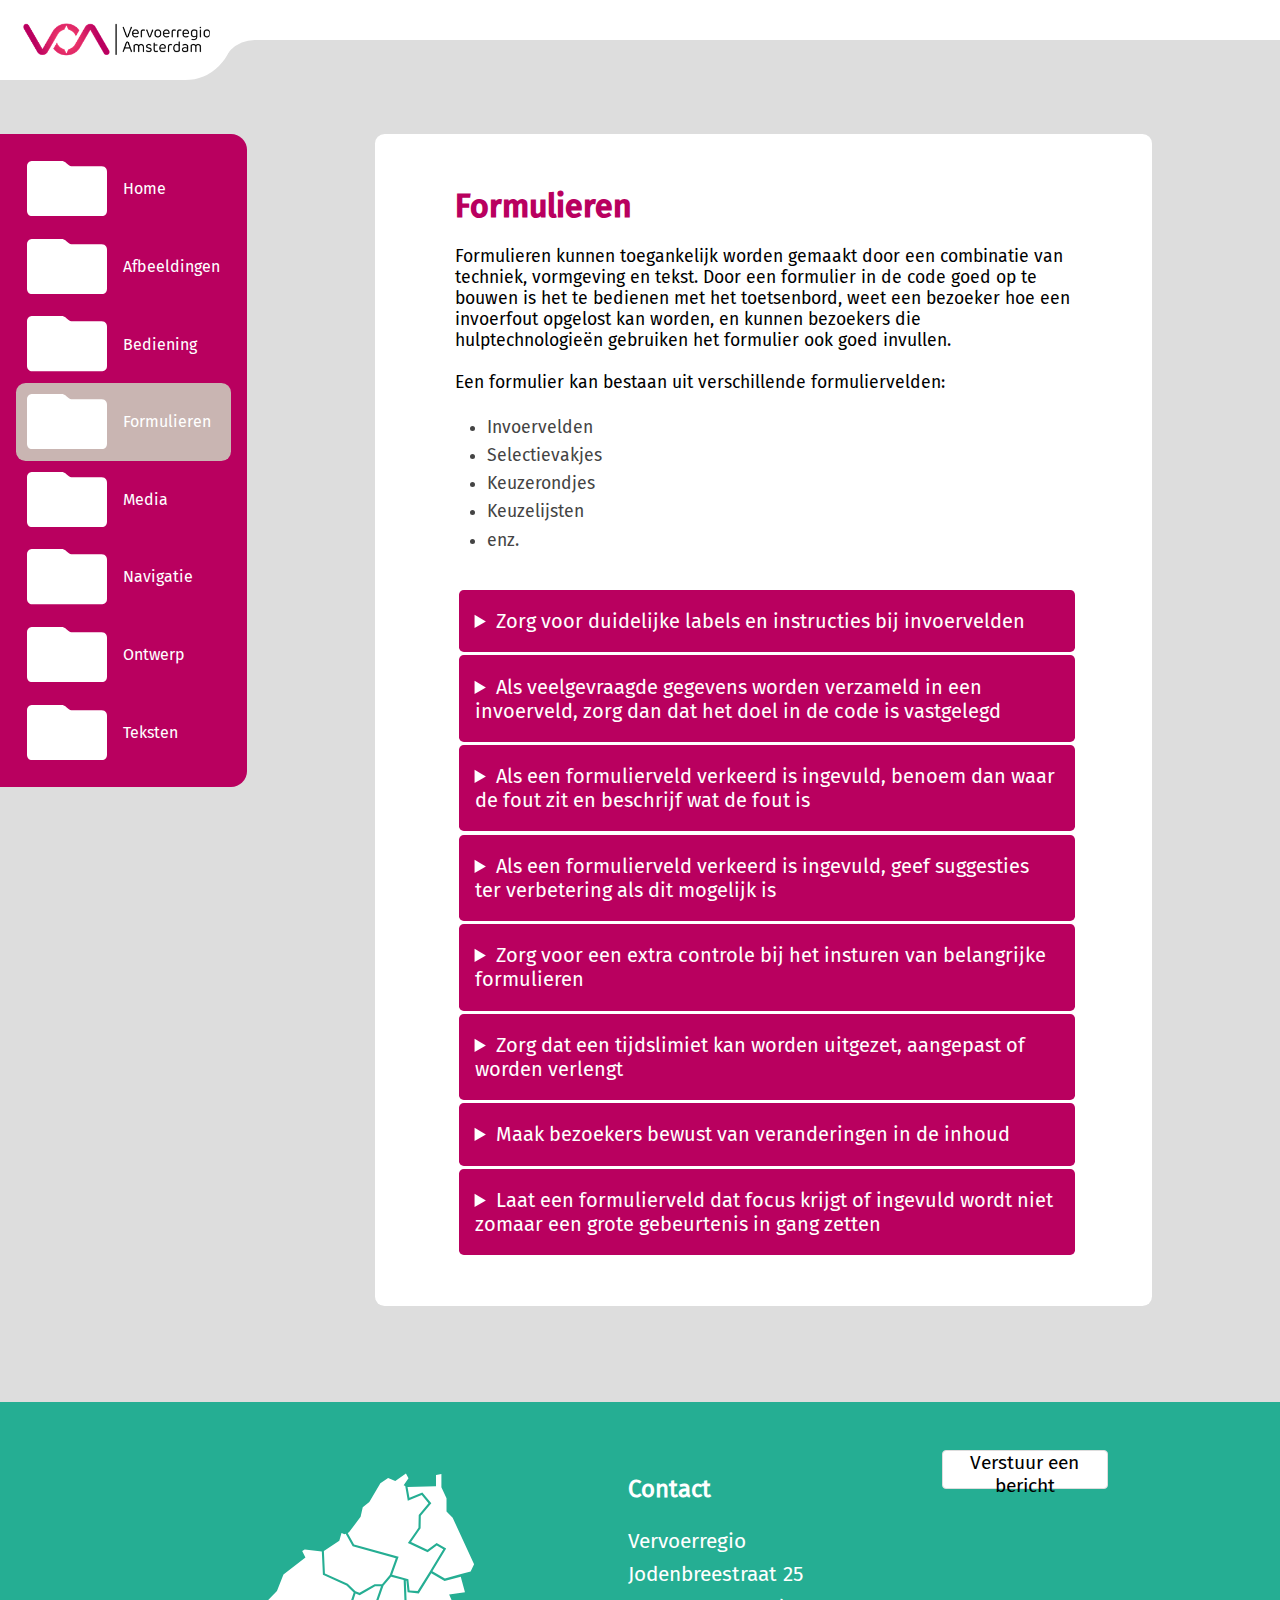
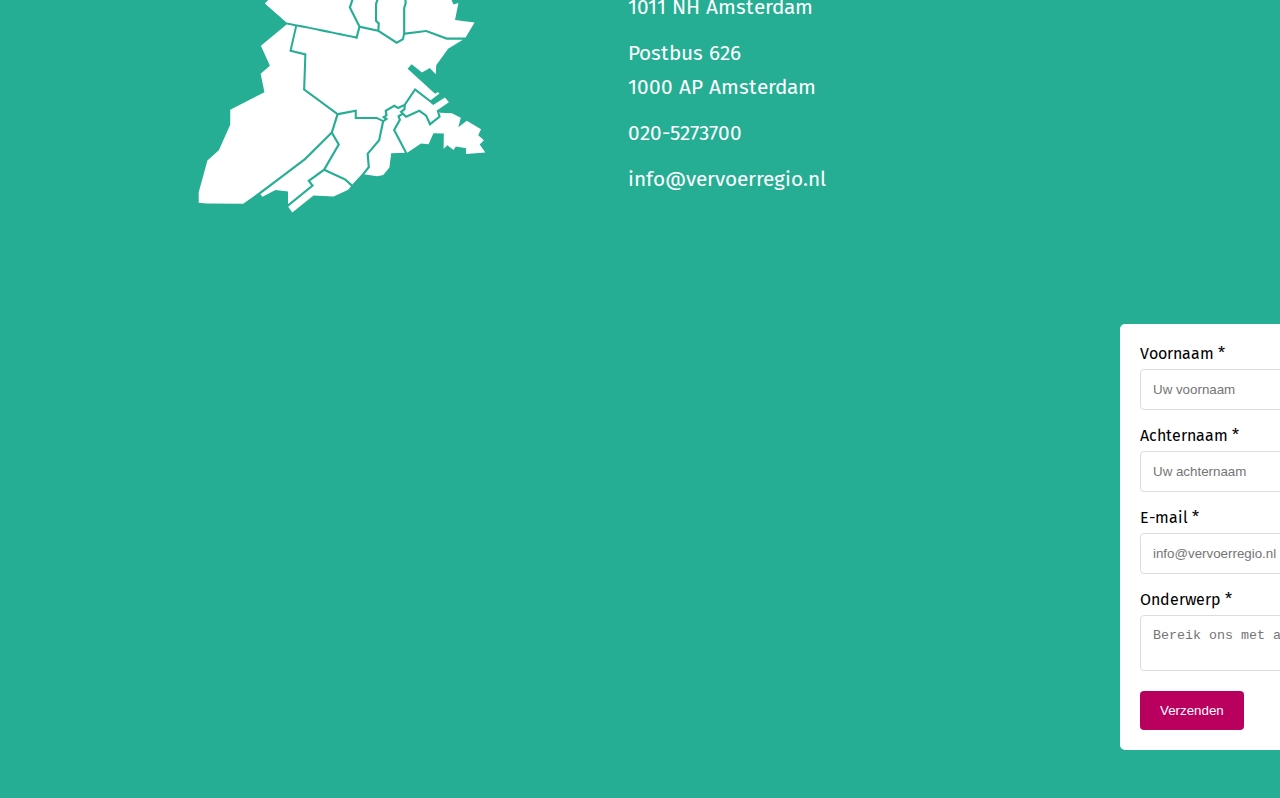
<file: formulieren.html>
<!DOCTYPE html>
<html lang="nl">

<head>
    <meta charset="UTF-8">
    <meta http-equiv="X-UA-Compatible" content="IE=edge">
    <meta name="viewport" content="width=device-width, initial-scale=1.0">
    <title>Vervoerregio Amsterdam</title>
    <link rel="stylesheet" href="./styles/style.css">
    <link rel="icon" type="image/x-icon" href="./assets/vervoerregioamsterdamfavicon.ico">
</head>

<body>

    <header>
        <img id="logo" src="assets/logo.png" alt="logo Vervoerregio Amsterdam">
        <div id="after-curve"></div>
        <button class="contrast-button-header"></button>
    </header>

    <!-- Element die overal overheen zit, om flex te zetten -->
    <main>
        <nav class="sidebar">
            <div class="innermap">
                <a href="index.html">
                    <svg viewBox="0 0 388 268" fill="" xmlns="http://www.w3.org/2000/svg">
                        <path
                            d="M168.133 0H25.8667C17.2444 0 0 5.16 0 25.8V242C0 250.6 5.17333 267.8 25.8667 267.8H362.133C370.756 267.8 388 262.64 388 242V51.6C388 43 382.827 25.8 362.133 25.8H219.867C215.556 25.8 204.347 23.22 194 12.9C183.653 2.58 172.444 0 168.133 0Z">
                        </path>
                    </svg>
                    <i class="fa-solid fa-house"></i>
                    <p>Home</p>
                </a>
            </div>

            <div class="innermap">
                <a href="afbeeldingen.html">
                    <svg viewBox="0 0 388 268" fill="" xmlns="http://www.w3.org/2000/svg">
                        <path
                            d="M168.133 0H25.8667C17.2444 0 0 5.16 0 25.8V242C0 250.6 5.17333 267.8 25.8667 267.8H362.133C370.756 267.8 388 262.64 388 242V51.6C388 43 382.827 25.8 362.133 25.8H219.867C215.556 25.8 204.347 23.22 194 12.9C183.653 2.58 172.444 0 168.133 0Z">
                        </path>
                    </svg>
                    <i class="fa-regular fa-images"></i>
                    <p>Afbeeldingen</p>
                </a>
            </div>

            <div class="innermap">
                <a href="bediening.html">
                    <svg viewBox="0 0 388 268" fill="" xmlns="http://www.w3.org/2000/svg">
                        <path
                            d="M168.133 0H25.8667C17.2444 0 0 5.16 0 25.8V242C0 250.6 5.17333 267.8 25.8667 267.8H362.133C370.756 267.8 388 262.64 388 242V51.6C388 43 382.827 25.8 362.133 25.8H219.867C215.556 25.8 204.347 23.22 194 12.9C183.653 2.58 172.444 0 168.133 0Z">
                        </path>
                    </svg>
                    <i class="fa-solid fa-keyboard"></i>
                    <p>Bediening</p>
                </a>
            </div>

            <div class="innermap innermap-active">
                <a href="formulieren.html">
                    <svg viewBox="0 0 388 268" fill="" xmlns="http://www.w3.org/2000/svg">
                        <path
                            d="M168.133 0H25.8667C17.2444 0 0 5.16 0 25.8V242C0 250.6 5.17333 267.8 25.8667 267.8H362.133C370.756 267.8 388 262.64 388 242V51.6C388 43 382.827 25.8 362.133 25.8H219.867C215.556 25.8 204.347 23.22 194 12.9C183.653 2.58 172.444 0 168.133 0Z">
                        </path>
                    </svg>
                    <i class="fa-solid fa-list"></i>
                    <p>Formulieren</p>
                </a>
            </div>

            <div class="innermap">
                <a href="media.html">
                    <svg viewBox="0 0 388 268" fill="" xmlns="http://www.w3.org/2000/svg">
                        <path
                            d="M168.133 0H25.8667C17.2444 0 0 5.16 0 25.8V242C0 250.6 5.17333 267.8 25.8667 267.8H362.133C370.756 267.8 388 262.64 388 242V51.6C388 43 382.827 25.8 362.133 25.8H219.867C215.556 25.8 204.347 23.22 194 12.9C183.653 2.58 172.444 0 168.133 0Z">
                        </path>
                    </svg>
                    <i class="fa-solid fa-photo-film"></i>
                    <p>Media</p>
                </a>
            </div>

            <div class="innermap">
                <a href="navigatie.html">
                    <svg viewBox="0 0 388 268" fill="" xmlns="http://www.w3.org/2000/svg">
                        <path
                            d="M168.133 0H25.8667C17.2444 0 0 5.16 0 25.8V242C0 250.6 5.17333 267.8 25.8667 267.8H362.133C370.756 267.8 388 262.64 388 242V51.6C388 43 382.827 25.8 362.133 25.8H219.867C215.556 25.8 204.347 23.22 194 12.9C183.653 2.58 172.444 0 168.133 0Z">
                        </path>
                    </svg>
                    <i class="fa-solid fa-arrow-pointer"></i>
                    <p>Navigatie</p>
                </a>
            </div>

            <div class="innermap">
                <a href="ontwerp.html">
                    <svg viewBox="0 0 388 268" fill="" xmlns="http://www.w3.org/2000/svg">
                        <path
                            d="M168.133 0H25.8667C17.2444 0 0 5.16 0 25.8V242C0 250.6 5.17333 267.8 25.8667 267.8H362.133C370.756 267.8 388 262.64 388 242V51.6C388 43 382.827 25.8 362.133 25.8H219.867C215.556 25.8 204.347 23.22 194 12.9C183.653 2.58 172.444 0 168.133 0Z">
                        </path>
                    </svg>
                    <i class="fa-solid fa-paintbrush"></i>
                    <p>Ontwerp</p>
                </a>
            </div>

            <div class="innermap">
                <a href="teksten.html">
                    <svg viewBox="0 0 388 268" fill="" xmlns="http://www.w3.org/2000/svg">
                        <path
                            d="M168.133 0H25.8667C17.2444 0 0 5.16 0 25.8V242C0 250.6 5.17333 267.8 25.8667 267.8H362.133C370.756 267.8 388 262.64 388 242V51.6C388 43 382.827 25.8 362.133 25.8H219.867C215.556 25.8 204.347 23.22 194 12.9C183.653 2.58 172.444 0 168.133 0Z">
                        </path>
                    </svg>
                    <i class="fa-solid fa-book"></i>
                    <p>Teksten</p>
                </a>
            </div>
        </nav>

        <!-- Content van de website naast de sidebar -->
        <div class="content-pages">
            <div class="page-title">
                <h1>Formulieren</h1>
            </div>
            <div class="page-text">
                <p>Formulieren kunnen toegankelijk worden gemaakt door een combinatie van techniek, vormgeving en tekst.
                    Door een formulier in de code goed op te bouwen is het te bedienen met het toetsenbord, weet een
                    bezoeker hoe een invoerfout opgelost kan worden, en kunnen bezoekers die hulptechnologieën gebruiken
                    het
                    formulier ook goed invullen.

                    <br><br> Een formulier kan bestaan uit verschillende formuliervelden:
                </p>
                <br>
                <ul class="page-list">
                    <li>Invoervelden</li>
                    <li>Selectievakjes</li>
                    <li>Keuzerondjes</li>
                    <li>Keuzelijsten</li>
                    <li>enz.</li>
                </ul>

            </div>
            <div class="page-details">
                <details>
                    <summary>Zorg voor duidelijke labels en instructies bij invoervelden</summary>
                    <div class="inside-summary">
                        <h2>Zorg voor labels bij invoervelden</h2>
                        <p>
                            Labels zijn het belangrijkste element voor een toegankelijk formulier. Zorg voor labels bij
                            alle
                            invoervelden of ander formulierelementen zoals selectievakjes, keuzerondjes en keuzelijsten.
                            Een
                            duidelijk label beschrijft precies wat er in het veld ingevuld moet worden, is zichtbaar
                            voor
                            alle bezoekers en staat dichtbij het invoerveld.<br><br>

                            Het label moet in de code worden gekoppeld aan het invoerveld. Zo maak je het invoerveld ook
                            toegankelijk voor bezoekers die gebruik maken van hulptechnologieën. Het label is de naam
                            van
                            het invoerveld. Een label vergroot ook het klikbare gebied waarmee een invoerveld kan worden
                            geselecteerd. Dit is handig voor bijvoorbeeld bezoekers met een motorische beperking.</p>

                        <h2>Koppel labels in de code aan een invoerveld</h2>

                        <p>
                            Labels worden geplaatst met het <code>&ltlabel&gt</code>-element. Het koppelen van een
                            <code>&ltlabel&gt</code>-element aan een
                            formulierelement gebeurt met een <code>fore</code>/<code>id</code>-koppeling. Geef hiervoor
                            het
                            <code>&ltlabel&gt</code>-element een
                            <code>for</code>-attribuut en het bijbehorende formulierelement een
                            <code>id</code>-attribuut
                            met dezelfdewaarde.<br><br>

                            In de code ziet dat er zo uit:
                        </p>
                        <pre>

     1  | &ltlabel for="veld1"&gtNaam:&lt/label&gt
     2  | &ltinput type="text" id="veld1"&gt
     3  | 
     4  | &ltlabel for="veld2"&gtKies je kleur:&lt/label&gt
     5  | &ltselect id="veld2"&gt
     6  |   &ltoption value="0"&gtRood&lt/option&gt
     7  |   &ltoption value="1"&gtGroen&lt/option&gt
     8  |   &ltoption value="2"&gtBlauw&lt/option&gt
     9  | &lt/select&gt
     10 | 
     11 | &ltinput type="checkbox" id="veld3"&gt
     12 | &ltlabel for="veld3"&gtMeld mij aan voor de nieuwsbrief&lt/label&gt
                            </pre>
                        <p>
                            Er zijn ook manieren om de labels visueel te verbergen. Vraag je dan wel goed af waarom je
                            dat
                            zou willen doen. Het invoerveld verliest dan het grotere klikbare gebied en het wordt
                            misschien
                            minder duidelijk voor bezoekers. Als het label toch visueel wordt verborgen, zorg er dan er
                            wel
                            voor dat er een label beschikbaar is voor hulptechnologieën. Gebruik hiervoor het attribuut
                            <code>aria-label</code>, <code>aria-labelledby</code> of een <code>title</code>-attribuut.
                            Deze
                            zijn niet zichtbaar.<br><br>

                            In de code ziet dat er zo uit:<br><br>
                        </p>
                        <pre>

     1  | &ltinput type="text" aria-label="Naam"&gt
                            </pre>
                        <h2>Groepeer meerdere secties van gerelateerde invoervelden</h2>
                        <p>
                            Als een formulier meerdere secties van gerelateerde invoervelden heeft dan wordt een
                            <code>&ltfieldset&gt</code>-element gebruikt om deze te groeperen. Geef het
                            <code>&ltfieldset&gt</code>-element een label door een <code>&ltlegend&gt</code>-element in
                            het
                            <code>&ltfieldset&gt</code>-element te plaatsen. Hulptechnologieën gebruiken het
                            <code>&ltlegend&gt</code>-element alsof het een onderdeel is van het label van de elementen
                            in
                            het <code>&ltfieldset&gt</code>-element.<br><br>

                            Het <code>&ltfieldset&gt</code>-element is vooral relevant voor het groeperen
                            selectierondjes en
                            keuzevakjes maar kan ook worden gebruikt om andere invoervelden te groeperen.<br><br>

                            In de code ziet dat er zo uit:<br><br>
                        </p>
                        <pre>

     1  | &ltfieldset&gt
     2  |   &ltlegend&gtBen jij al orgaandonor?&lt/legend&gt
     3  |            
     4  |   &ltinput type="radio" id="veld1"&gt
     5  |   &ltlabel for="veld1" value="ja"&gtJa, ik ben orgaandonor&lt/label&gt
     6  |                         
     7  |   &ltinput type="radio" id="veld2"&gt
     8  |   &ltlabel for="veld2" value="nee"&gtNee, ik ben geen orgaandonor&lt/label&gt
     9  | &lt/fieldset&gt
                            </pre>
                        <h2>Zorg voor instructies bij invoervelden</h2>
                        <p>
                            Instructies geven een extra hint voor de invoer in het invoerveld. De instructies in een
                            formulier moeten aangeven of er verplichte velden zijn en eventueel of er een verplicht
                            invoerformaat is.
                        </p>
                        <h2>Geef aan dat een invoerveld verplicht is</h2>
                        <p>
                            Het aangeven van een verplicht invoerveld kan in tekst of bijvoorbeeld met een asteriks (*).
                            Zorg dat deze aanduiding in het <code>&ltlabel&gt</code>-element is geplaatst.<br><br>

                            In de code ziet dat er zo uit:
                        </p>
                        <pre>

     1  | &ltlabel for="veld1"&gtNaam: (verplicht)&lt/label&gt
     2  | &ltinput type="text" id="veld1"&gt
                            </pre>
                        <p>
                            Als de instructies niet duidelijk per invoerveld worden benoemd dan hoort voorafgaand aan
                            het
                            eerste invoerveld in tekst worden aangegeven op welke manier de verplichte velden zijn
                            aangeduid.<br><br>

                            In de code ziet dat er zo uit:
                        </p>
                        <pre>

     1  | &ltp&gtAlle velden met een * zijn verplicht.&lt/p&gt
     2  | 
     3  | &ltlabel for="veld1"&gtNaam: *&lt/label&gt
     4  | &ltinput type="text" id="veld1"&gt
     5  | 
     6  | &ltlabel for="veld2"&gtFavoriete dier: *&lt/label&gt
     7  | &ltinput type="text" id="veld2"&gt
                            </pre>
                        <p>
                            Markeer verplichte velden ook in de code. Gebruik hiervoor bij voorkeur het
                            <code>aria-required</code>-attribuut.
                        </p>
                        <pre>

     1  | &ltp&gtAlle velden met een * zijn verplicht.&lt/p&gt
     2  | 
     3  | &ltlabel for="veld1"&gtNaam: *&lt/label&gt
     4  | &ltinput type="text" id="veld1" aria-required="true"&gt
     5  | 
     6  | &ltfieldset&gt
     7  |   &ltlegend&gtBen jij al orgaandonor? *&lt/legend&gt
     8  |
     9  |   &ltinput type="radio" id="veld2" value="ja" aria-required="true"&gt
     10 |   &ltlabel for="veld2"&gtJa, ik ben orgaandonor&lt/label&gt
     11 |
     12 |   &ltinput type="radio" id="veld3" value="nee" aria-required="true"&gt
     13 |   &ltlabel for="veld3"&gtNee, ik ben geen orgaandonor&lt/label&gt
     14 | &lt/fieldset&gt
                            </pre>
                        <h2>Geef het aan als er een verplicht invoerformaat is verplicht is</h2>
                        <p>
                            Ook bij verplichte invoerformaten, zoals een postcode of een e-mailadres die moet worden
                            ingevuld, moeten blijken uit de instructies wat de eisen zijn aan de invoer. Dit kan direct
                            in
                            het <code>&ltlabel&gt</code>-element.<br><br>

                            In de code ziet dat er zo uit:
                        </p>
                        <pre>

     1  | &ltlabel for="veld1"&gtGeboortedatum (dd-mm-jjjj):&lt/label&gt
     2  | &ltinput type="text" id="veld1"&gt
                            </pre>
                        <p>
                            Maar dit kan ook via het attribuut <code>aria-describedby</code>.<br><br>

                            In de code ziet dat er zo uit:
                        </p>
                        <pre>

     1  | &ltlabel for="veld1"&gtGeboortedatum:&lt/label&gt
     2  | &ltinput type="text" id="veld1" aria-describedby="beschrijving"&gt
     3  | &ltspan id="beschrijving"&gtdd-mm-jjjj&lt/span&gt
                            </pre>
                    </div>
                </details>
                <details>
                    <summary>Als veelgevraagde gegevens worden verzameld in een invoerveld, zorg dan dat
                        het doel in de code is vastgelegd</summary>
                    <div class="inside-summary">
                        <p>Vaak moeten in formulieren gegevens worden ingevuld die bij veel andere formulieren ook
                            worden
                            gevraagd. Dit geldt voor veelgevraagde gegevens zoals naam, e-mailadres en
                            telefoonnummer.<br><br>

                            Het doel van een invoerveld kan worden vastgelegd in de code. Hierdoor begrijpen browsers
                            welke
                            gegevens er worden gevraagd. Een browser kan het formulier dan al (deels) automatisch zelf
                            invullen. Dit is handig voor alle bezoekers, maar voor bezoekers met een motorische
                            beperking is
                            dit nog belangrijker. Het invullen van een formulier kan hen veel tijd kosten.<br><br>

                            Gebruik hiervoor het <code>autocomplete</code>-attribuut in de code om het doel van het
                            invoerveld toe te
                            voegen aan het <code>&ltinput&gt</code>-element.<br><br>

                            In de code ziet dat er zo uit:<br><br>
                        <pre>

     1  | &ltlabel for="veld1"&gtNaam:&lt/label&gt
     2  | &ltinput type="text" id="veld1" autocomplete="name"&gt
     3  | 
     4  | &ltlabel for="veld2"&gtGeboortedatum:&lt/label&gt
     5  | &ltinput type="text" id="veld2" autocomplete="bday"&gt
                                </pre>
                        </p>
                    </div>
                </details>
                <details>
                    <summary>Als een formulierveld verkeerd is ingevuld, benoem dan waar de fout zit en
                        beschrijf wat de fout is</summary>
                    <div class="inside-summary">
                        <p> Bij formulieren hoort een foutcontrole ingebouwd te zijn. De foutcontrole controleert
                            automatisch of een verplicht onderdeel leeg is gelaten of dat een invoerveld verkeerd is
                            ingevuld. Als er een fout is gevonden, dan moet de foutmelding in tekst worden weergegeven.
                            Deze
                            tekst kan worden aangevuld met andere visuele aanwijzingen, zoals een andere kleur of een
                            icoon.<br><br>

                            Benoem in de tekst van de foutmelding de naam van het veld dat verkeerd is ingevuld en
                            benoem
                            precies wat de fout is. Schrijf dus niet:<br>
                        </p>
                        <ul class="page-list">
                            <li>Dit veld is verplicht.</li>
                        </ul>
                        <p>
                            Maar schrijf:<br><br>

                            Het veld ‘Telefoonnummer’ mag niet leeg zijn.<br><br>
                            In de code kan ook worden aangegeven welk veld verkeerd is ingevuld. Gebruik hiervoor het
                            attribuut <code>aria-invalid</code>. Daarnaast hoort de foutmelding in de code aan het
                            bijbehorende
                            invoerveld te worden gekoppeld. Dit voorkomt verwarring bij bezoekers die gebruik maken van
                            hulptechnologieën. Een foutmelding kan op een aantal manieren worden gekoppeld zoals met een
                            <code>aria-describedby</code>-attribuut.<br><br>

                            In de code ziet dat er zo uit:<br><br>

                        <pre>

     1  | &ltlabel for="veld1"&gtTelefoonnummer:&lt/label&gt
     2  | &ltinput type="text" id="veld1" aria-invalid="true" aria-describedby="fout"&gt
     3  | &ltspan id="fout"&gtHet veld ‘Telefoonnummer’ mag niet leeg zijn.&lt/span&gt
        </pre>
                        </p>
                    </div>
                </details>
                <details>
                    <summary>Als een formulierveld verkeerd is ingevuld, geef suggesties ter verbetering
                        als dit mogelijk is</summary>
                    <div class="inside-summary">
                        <p>Als er een fout is gevonden en suggesties voor verbetering zijn bekend, dan moeten deze
                            suggesties
                            aan de bezoeker worden getoond. De suggesties kunnen worden gebruikt om beter te begrijpen
                            wat
                            er
                            precies ingevuld moet worden.

                            <br><br> Bij veel invoervelden is bekend in welk formaat het ingevuld moet worden. Zo
                            bestaat in
                            Nederland een telefoonnummer uit 10 cijfers en een postcode uit 4 cijfers en 2 letters. Een
                            goede
                            foutmelding bestaat dan uit de mededeling dat het veld ‘telefoonnummer’ niet juist is
                            ingevuld,
                            en
                            dat een telefoonnummer uit 10 cijfers bestaat.

                            <br><br> Schrijf dus niet:
                        </p>
                        <ul class="page-list">
                            <li>Dit veld is niet juist ingevuld.</li>
                        </ul>
                        <p>
                            Maar schrijf:
                        </p>
                        <ul class="page-list">
                            <li>Geboortedatum is niet juist ingevuld. Gebruik het formaat dd-mm-jjjj.</li>
                            <li>Het veld ‘Telefoonnummer’ is niet juist ingevuld. Een telefoonnummer bestaat uit 10
                                cijfers.</li>
                        </ul>
                    </div>
                </details>
                <details>
                    <summary>Zorg voor een extra controle bij het insturen van belangrijke
                        formulieren</summary>
                    <div class="inside-summary">
                        <p>Als er door het insturen van een formulier een onomkeerbare actie wordt uitgevoerd die grote
                            gevolgen
                            kan hebben, dan moet er voor worden gezorgd dat bezoekers de inzending kunnen annuleren,
                            controleren
                            of bevestigen.

                            <br><br> Bezoekers met een functiebeperking lopen vaak meer risico om fouten te maken.
                            Mensen
                            met
                            dyslexie kunnen letters en cijfers omdraaien en mensen met motorische stoornissen kunnen per
                            ongeluk
                            toetsen aanslaan. Eigenlijk hebben alle bezoekers profijt van de mogelijkheid om ernstige
                            fouten
                            te
                            voorkomen.

                            <br><br> Bij een formulier waarmee een wettelijke of financiële transactie wordt gedaan,
                            kun je
                            één van de volgende technieken toepassen:
                        </p>
                        <ul class="page-list">
                            <li>Geef de bezoeker na verzending van het formulier een bepaalde tijd om de inzending te
                                wijzigen of annuleren.</li>
                            <li>Toon voordat het formulier wordt verzonden een overzicht van de ingevulde gegevens en
                                bied de bezoeker de mogelijkheid om deze te verbeteren.</li>
                            <li>Voeg een selectievakje toe aan het formulier waarmee de bezoeker aan kan geven dat
                                hij
                                de gegevens heeft gecontroleerd en dat deze correct zijn, voordat hij het formulier
                                verzendt.</li>
                        </ul>
                        <p>
                            <br> Bij een formulier waarmee de bezoeker gegevens kan wijzigen of verwijderen,
                            zoals
                            profielgegevens op een website, kun je één van de volgende technieken toepassen:
                        </p>

                        <ul class="page-list">
                            <li>Bied de mogelijkheid om verwijderde gegevens terug te halen.</li>
                            <li>Vraag bevestiging om door te gaan met de actie van het wijzigen of verwijderen.</li>
                            <li>Voeg een selectievakje toe aan het formulier waarmee de bezoeker aan kan geven dat
                                hij
                                de gegevens heeft gecontroleerd en dat deze correct zijn, voordat hij het formulier
                                verzendt.</li>
                        </ul>
                        <p>
                            <br> Bij een formulier waarmee de bezoeker antwoorden kan geven op vragen uit een
                            test, toets
                            of examen, kun je één van de volgende technieken toepassen:
                        </p>
                        <ul class="page-list">
                            <li>Bied de mogelijkheid om antwoorden te controleren en verbeteren voordat ze worden
                                verzonden.</li>
                            <li>Vraag bevestiging om door te gaan met het inzenden van het antwoord.</li>
                        </ul>
                    </div>
                </details>
                <details>
                    <summary>Zorg dat een tijdslimiet kan worden uitgezet, aangepast of worden
                        verlengt</summary>
                    <div class="inside-summary">
                        <p>Soms moeten formulieren binnen een bepaalde tijd worden ingevuld of verloopt een inlogsessie
                            na
                            een
                            bepaalde termijn. Zo’n tijdslimiet is niet handig voor bezoekers die meer tijd nodig hebben.
                            Bijvoorbeeld omdat zij gebruik maken van hulptechnologieën of omdat zij door een cognitieve
                            beperking meer tijd nodig hebben om tekst te lezen. Zorg daarom dat er geen tijdslimiet
                            wordt
                            gebruikt. Als het echt niet anders kan, geef bezoekers dan de mogelijkheid om de tijdslimiet
                            aan
                            te
                            passen. Dit kan op één van de volgende manieren:</p>

                        <ul class="page-list">
                            <li>Uitzetten: Laat bezoekers de tijdslimiet uitzetten voordat het begint.</li>
                            <li>Aanpassen: Laat bezoekers de tijdslimiet aanpassen tot ten minste 10 keer de
                                tijdslimiet voordat het begint.</li>
                            <li>Verlengen: Geef bezoekers een waarschuwing voordat de tijd afloopt en geef ze
                                tenminste
                                20 seconden om de tijdslimiet te verlengen. Laat de bezoeker dit ten minste 10 keer
                                doen.
                            </li>
                        </ul>

                        <p><br>Niet bij alle tijdslimieten is het nodig dat deze kan worden uitgezet, aangepast
                            of worden
                            verlengt. Er zijn namelijk een paar uitzonderingen:</p>

                        <ul class="page-list">
                            <li>Real-time: Als de tijdslimiet onderdeel is van een real-time gebeurtenis, zoals het
                                bieden in veiling, en er geen alternatief voor de tijdslimiet mogelijk is.</li>
                            <li>Essentieel: Als de tijdslimiet zelf essentieel is, zoals bij een toets die in een
                                bepaalde tijd moet worden gemaakt, en verlenging de activiteit ongeldig zou maken.</li>
                            <li>Langer dan 20 uur: Als de tijdslimiet langer is dan 20 uur.</li>
                        </ul>
                    </div>
                </details>
                <details>
                    <summary>Maak bezoekers bewust van veranderingen in de inhoud</summary>
                    <div class="inside-summary">
                        <p>Veranderingen in de inhoud van een pagina worden aangegeven met een statusbericht. Een
                            statusbericht voegt nieuwe informatie toe aan de pagina. Het geeft de bezoeker bijvoorbeeld
                            informatie over de resultaten van een actie, over de voortgang van een laadtijd of een
                            waarschuwing over eventuele fouten in een formulier. Deze informatie is belangrijk voor
                            iedereen. Deze informatie moet dus ook beschikbaar worden gemaakt voor een bezoeker die
                            gebruik
                            maakt van hulptechnologieën.<br><br>

                            Hulptechnologie synchroniseert continu met het DOM en merkt de wijziging dus wel op, maar de
                            bezoeker die hiervan gebruik maakt wordt er nietover geïnformeerd. Met het attribuut
                            aria-live
                            wordt een blok een <i>live region</i>. Deze informatie moeten in de code worden opgemaakt
                            zodat
                            ze de
                            aandacht krijgen van hulptechnologieën op een manier die de bezoeker niet onnodig
                            onderbreekt.<br></p>

                        <ul class="page-list">
                            <li>Bij succes of informatie over voortgang wordt dit gedaan met ARIA
                                <code>role="status"</code>
                                of <code>aria-live="polite"</code>.
                            </li>
                            <li>Bij waarschuwing wordt dit gedaan met ARIA <code>role="alert"</code> of
                                <code>aria-live="assertive"</code>.
                            </li>
                        </ul>
                        <p>
                        <pre>

     1  | &ltdiv role="status"&gt
     2  |   &ltp&gtJe instellingen zijn opgeslagen.&lt/p&gt
     3  | &lt/div&gt
                                </pre>

                        <br>Standaard zal hulptechnologie alleen de gewijzigde tekst voorlezen. Als toch het hele blok
                        moet
                        worden voorlezen, voeg dan aria-atomic=”true” toe.
                        </p>
                    </div>
                </details>
                <details>
                    <summary>Laat een formulierveld dat focus krijgt of ingevuld wordt niet zomaar een
                        grote gebeurtenis in gang zetten</summary>
                    <div class="inside-summary">
                        <p>Laat geen grote gebeurtenis plaatsvinden als een bezoeker een veld invoerveld invult, een
                            selectievakje of keuzerondje aanklikt of een waarde kiest uit een keuzelijst, tenzij de
                            bezoeker
                            vooraf is geïnformeerd. Voor veel bezoekers kan een onverwachte gebeurtenis verwarrend zijn.
                            Bezoekers met een visuele beperking kunnen de wijziging misschien niet zien. Bezoekers die
                            alleen
                            met het toetsenbord navigeren kunnen hierdoor moeite hebben met de bediening van de website.
                            Laat de
                            bezoeker daarom zelf op een knop klikken om de gebeurtenis in gang te zetten.

                            <br><br> Grote gebeurtenissen worden contextwijzigingen genoemd. Contextwijzigingen zijn
                            bijvoorbeeld:
                        </p>

                        <ul class="page-list">
                            <li>Het automatisch inzenden van een formulier;</li>
                            <li>Het openen van een venster;</li>
                            <li>Het veranderen van de focus naar een ander onderdeel.</li>
                        </ul>

                        <p>Er mag ook geen contextwijziging plaatsvinden door het veranderen van de focus.
                        </p>
                    </div>
                </details>
            </div>
        </div>
    </main>

    <footer>

        <div class="regio-logo"> <img src="assets/vervoerregio's.svg" alt=""> </div>

        <div class="contact-footer">
            <div>
                <h4>Contact</h4>
                <ul class="ul-footer">
                    <li>Vervoerregio<br> Jodenbreestraat 25<br> 1011 NH Amsterdam</li>
                    <li>Postbus 626<br> 1000 AP Amsterdam</li>
                    <li>020-5273700</li>
                    <li>info@vervoerregio.nl</li>
                </ul>
            </div>
        </div>

        <button type="button" class="display-vragen-formulier">
            <p>Verstuur een bericht</p>
        </button>
        <div class="vragen-formulier">
            <form>

                <label for="fname">Voornaam *</label>
                <input type="text" id="fname" name="firstname" placeholder="Uw voornaam" required>

                <label for="lname">Achternaam *</label>
                <input type="text" id="lname" name="lastname" placeholder="Uw achternaam" required>

                <label for="lname">E-mail *</label>
                <input type="text" id="lname" name="lastname" placeholder="info@vervoerregio.nl" required>

                <label for="subject">Onderwerp *</label>
                <textarea id="subject" name="subject" placeholder="Bereik ons met al uw vragen." required></textarea>

                <input type="submit" value="Verzenden">

            </form>
        </div>
    </footer>

    <script src="./scripts/script.js"></script>


</body>

</html>
</file>
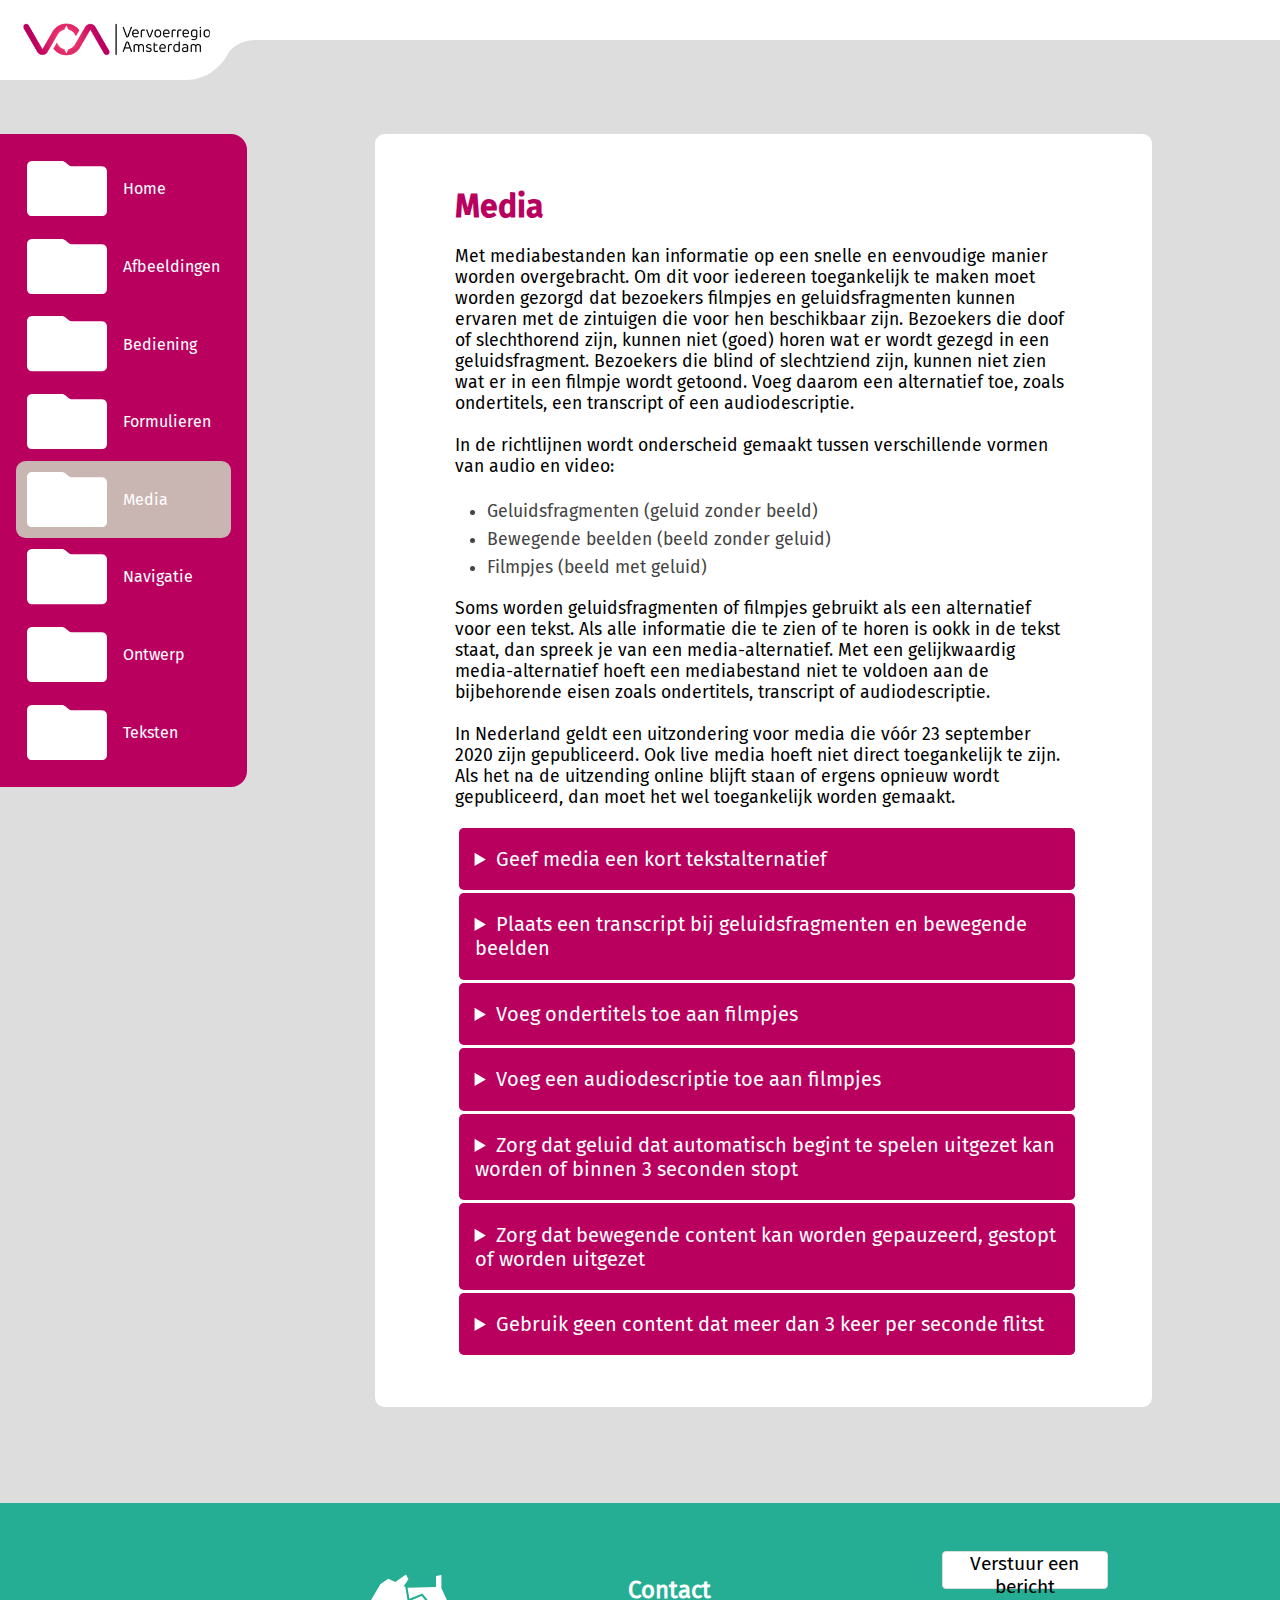
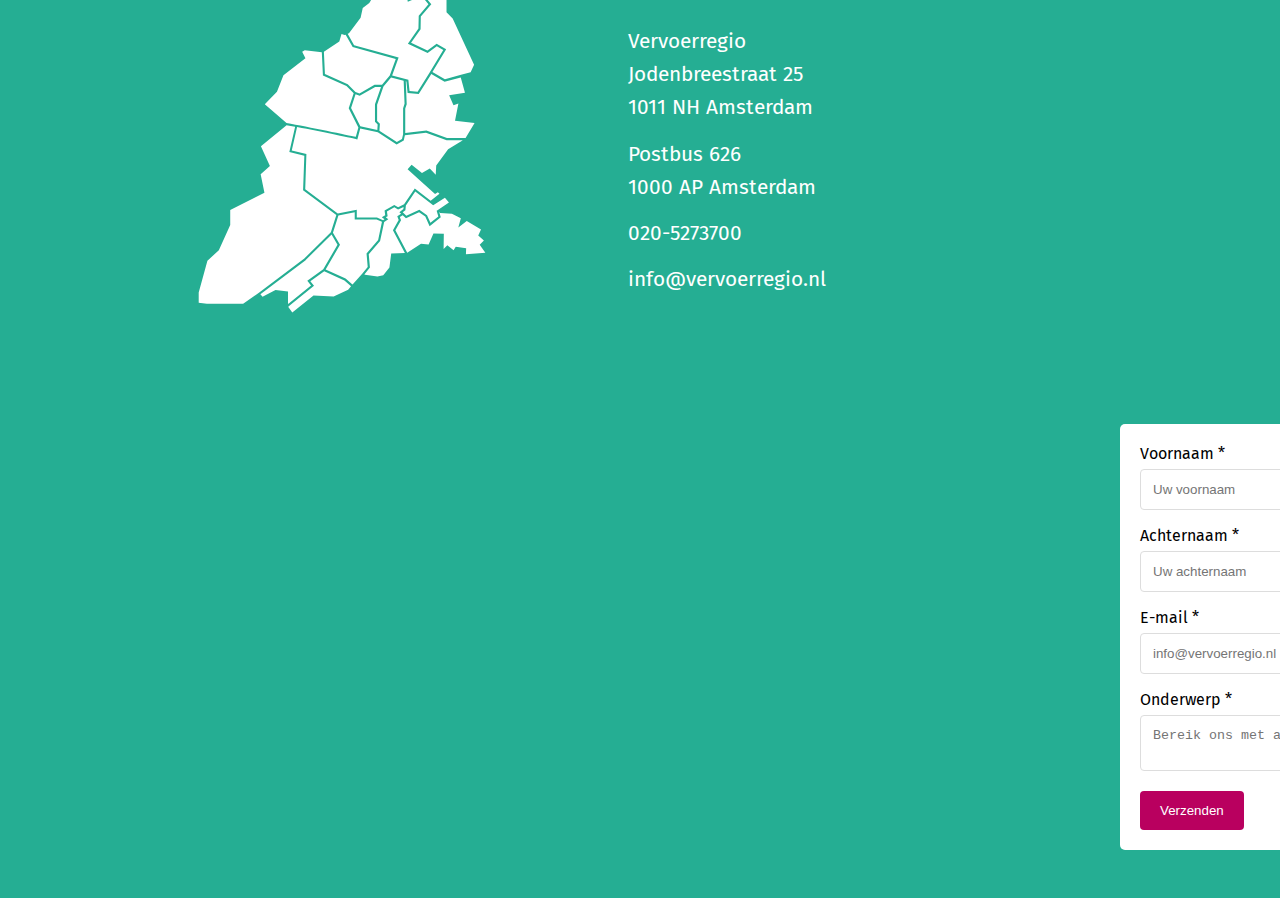
<file: media.html>
<!DOCTYPE html>
<html lang="nl">

<head>
    <meta charset="UTF-8">
    <meta http-equiv="X-UA-Compatible" content="IE=edge">
    <meta name="viewport" content="width=device-width, initial-scale=1.0">
    <title>Vervoerregio Amsterdam</title>
    <link rel="stylesheet" href="./styles/style.css">
    <link rel="icon" type="image/x-icon" href="./assets/vervoerregioamsterdamfavicon.ico">
</head>

<body>

    <header>
        <img id="logo" src="assets/logo.png" alt="logo Vervoerregio Amsterdam">
        <div id="after-curve"></div>
        <button class="contrast-button-header"></button>
    </header>

    <!-- Element die overal overheen zit, om flex te zetten -->
    <main>
        <nav class="sidebar">
            <div class="innermap">
                <a href="index.html">
                    <svg viewBox="0 0 388 268" fill="" xmlns="http://www.w3.org/2000/svg">
                        <path
                            d="M168.133 0H25.8667C17.2444 0 0 5.16 0 25.8V242C0 250.6 5.17333 267.8 25.8667 267.8H362.133C370.756 267.8 388 262.64 388 242V51.6C388 43 382.827 25.8 362.133 25.8H219.867C215.556 25.8 204.347 23.22 194 12.9C183.653 2.58 172.444 0 168.133 0Z">
                        </path>
                    </svg>
                    <i class="fa-solid fa-house"></i>
                    <p>Home</p>
                </a>
            </div>

            <div class="innermap">
                <a href="afbeeldingen.html">
                    <svg viewBox="0 0 388 268" fill="" xmlns="http://www.w3.org/2000/svg">
                        <path
                            d="M168.133 0H25.8667C17.2444 0 0 5.16 0 25.8V242C0 250.6 5.17333 267.8 25.8667 267.8H362.133C370.756 267.8 388 262.64 388 242V51.6C388 43 382.827 25.8 362.133 25.8H219.867C215.556 25.8 204.347 23.22 194 12.9C183.653 2.58 172.444 0 168.133 0Z">
                        </path>
                    </svg>
                    <i class="fa-regular fa-images"></i>
                    <p>Afbeeldingen</p>
                </a>
            </div>

            <div class="innermap">
                <a href="bediening.html">
                    <svg viewBox="0 0 388 268" fill="" xmlns="http://www.w3.org/2000/svg">
                        <path
                            d="M168.133 0H25.8667C17.2444 0 0 5.16 0 25.8V242C0 250.6 5.17333 267.8 25.8667 267.8H362.133C370.756 267.8 388 262.64 388 242V51.6C388 43 382.827 25.8 362.133 25.8H219.867C215.556 25.8 204.347 23.22 194 12.9C183.653 2.58 172.444 0 168.133 0Z">
                        </path>
                    </svg>
                    <i class="fa-solid fa-keyboard"></i>
                    <p>Bediening</p>
                </a>
            </div>

            <div class="innermap">
                <a href="formulieren.html">
                    <svg viewBox="0 0 388 268" fill="" xmlns="http://www.w3.org/2000/svg">
                        <path
                            d="M168.133 0H25.8667C17.2444 0 0 5.16 0 25.8V242C0 250.6 5.17333 267.8 25.8667 267.8H362.133C370.756 267.8 388 262.64 388 242V51.6C388 43 382.827 25.8 362.133 25.8H219.867C215.556 25.8 204.347 23.22 194 12.9C183.653 2.58 172.444 0 168.133 0Z">
                        </path>
                    </svg>
                    <i class="fa-solid fa-list"></i>
                    <p>Formulieren</p>
                </a>
            </div>

            <div class="innermap innermap-active">
                <a href="media.html">
                    <svg viewBox="0 0 388 268" fill="" xmlns="http://www.w3.org/2000/svg">
                        <path
                            d="M168.133 0H25.8667C17.2444 0 0 5.16 0 25.8V242C0 250.6 5.17333 267.8 25.8667 267.8H362.133C370.756 267.8 388 262.64 388 242V51.6C388 43 382.827 25.8 362.133 25.8H219.867C215.556 25.8 204.347 23.22 194 12.9C183.653 2.58 172.444 0 168.133 0Z">
                        </path>
                    </svg>
                    <i class="fa-solid fa-photo-film"></i>
                    <p>Media</p>
                </a>
            </div>

            <div class="innermap">
                <a href="navigatie.html">
                    <svg viewBox="0 0 388 268" fill="" xmlns="http://www.w3.org/2000/svg">
                        <path
                            d="M168.133 0H25.8667C17.2444 0 0 5.16 0 25.8V242C0 250.6 5.17333 267.8 25.8667 267.8H362.133C370.756 267.8 388 262.64 388 242V51.6C388 43 382.827 25.8 362.133 25.8H219.867C215.556 25.8 204.347 23.22 194 12.9C183.653 2.58 172.444 0 168.133 0Z">
                        </path>
                    </svg>
                    <i class="fa-solid fa-arrow-pointer"></i>
                    <p>Navigatie</p>
                </a>
            </div>

            <div class="innermap">
                <a href="ontwerp.html">
                    <svg viewBox="0 0 388 268" fill="" xmlns="http://www.w3.org/2000/svg">
                        <path
                            d="M168.133 0H25.8667C17.2444 0 0 5.16 0 25.8V242C0 250.6 5.17333 267.8 25.8667 267.8H362.133C370.756 267.8 388 262.64 388 242V51.6C388 43 382.827 25.8 362.133 25.8H219.867C215.556 25.8 204.347 23.22 194 12.9C183.653 2.58 172.444 0 168.133 0Z">
                        </path>
                    </svg>
                    <i class="fa-solid fa-paintbrush"></i>
                    <p>Ontwerp</p>
                </a>
            </div>

            <div class="innermap">
                <a href="teksten.html">
                    <svg viewBox="0 0 388 268" fill="" xmlns="http://www.w3.org/2000/svg">
                        <path
                            d="M168.133 0H25.8667C17.2444 0 0 5.16 0 25.8V242C0 250.6 5.17333 267.8 25.8667 267.8H362.133C370.756 267.8 388 262.64 388 242V51.6C388 43 382.827 25.8 362.133 25.8H219.867C215.556 25.8 204.347 23.22 194 12.9C183.653 2.58 172.444 0 168.133 0Z">
                        </path>
                    </svg>
                    <i class="fa-solid fa-book"></i>
                    <p>Teksten</p>
                </a>
            </div>
        </nav>

        <!-- Content van de website naast de sidebar -->
        <div class="content-pages">
            <div class="page-title">
                <h1>Media</h1>
            </div>
            <div class="page-text">
                <p>Met mediabestanden kan informatie op een snelle en eenvoudige manier worden overgebracht. Om dit voor
                    iedereen toegankelijk te maken moet worden gezorgd dat bezoekers filmpjes en geluidsfragmenten
                    kunnen
                    ervaren met de zintuigen die voor hen beschikbaar zijn. Bezoekers die doof of slechthorend zijn,
                    kunnen
                    niet (goed) horen wat er wordt gezegd in een geluidsfragment. Bezoekers die blind of slechtziend
                    zijn,
                    kunnen niet zien wat er in een filmpje wordt getoond. Voeg daarom een alternatief toe, zoals
                    ondertitels, een transcript of een audiodescriptie.

                    <br><br>In de richtlijnen wordt onderscheid gemaakt tussen verschillende vormen van audio en video:
                </p>
                <br>
                <ul class="page-list">
                    <li>Geluidsfragmenten (geluid zonder beeld)</li>
                    <li>Bewegende beelden (beeld zonder geluid)</li>
                    <li>Filmpjes (beeld met geluid)</li>
                </ul>
                <p>Soms worden geluidsfragmenten of filmpjes gebruikt als een alternatief voor een tekst. Als
                    alle
                    informatie die te zien of te horen is ookk in de tekst staat, dan spreek je van een
                    media-alternatief.
                    Met een gelijkwaardig media-alternatief hoeft een mediabestand niet te voldoen aan de bijbehorende
                    eisen
                    zoals ondertitels, transcript of audiodescriptie.

                    <br><br>In Nederland geldt een uitzondering voor media die vóór 23 september 2020 zijn gepubliceerd.
                    Ook
                    live media hoeft niet direct toegankelijk te zijn. Als het na de uitzending online blijft staan of
                    ergens opnieuw wordt gepubliceerd, dan moet het wel toegankelijk worden gemaakt.
                </p>
            </div>
            <div class="page-details">
                <details>
                    <summary>Geef media een kort tekstalternatief</summary>
                    <div class="inside-summary">
                        <p>Alle mediabestanden moeten een korte tekstuele introductie hebben, ook als er volledige
                            alternatieven zoals een transcript of audiodesciptie aanwezig zijn. Zo’n korte introductie
                            moet
                            de inhoud van het mediabestand globaal beschrijven. Met deze informatie kunnen bezoekers
                            zelf
                            beslissen wat ze met het mediabestand willen doen. Dit is vooral handig voor bezoekers die
                            de
                            content niet gemakkelijk kunnen scannen, zoals bezoekers die gebruik maken van
                            schermlezers.<br><br>

                            Een korte tekstuele introductie kan worden gegeven met een beschrijvende kop, een
                            beschrijvende
                            titel of eventueel een beschrijvend label.</p>
                    </div>
                </details>
                <details>
                    <summary>Plaats een transcript bij geluidsfragmenten en bewegende beelden</summary>
                    <div class="inside-summary">
                        <p>
                            Alle geluidsfragmenten en bewegende beelden moeten een transcript hebben. Ook voor filmpjes
                            kan
                            een transcript een waardevolle toevoeging zijn. Een transcript is een uitgeschreven tekst
                            waarin
                            alles wordt beschreven dat te zien, te horen en te doen is. Bijvoorbeeld alle gesproken
                            tekst,
                            maar ook de belangrijke beelden en geluiden. Eventuele interactieve elementen, zoals een
                            link,
                            moeten ook worden opgenomen in een transcript.<br><br>

                            Een goed transcript:</p>

                        <ul class="lijst">
                            <li>Bevat alle gesproken tekst.</li>
                            <li>Beschrijft alle belangrijke beelden.</li>
                            <li>Beschrijft alle belangrijke geluiden.</li>
                            <li>Bevat alle links.</li>
                            <li>Beschrijft wie er spreekt als dit belangrijk is.</li>
                            <li>Benadrukt het volume van de spreker als dit belangrijk is.</li>
                        </ul>

                        <p>Een transcript moet voor alle bezoekers gemakkelijk te bereiken zijn. Plaats een transcript,
                            of
                            een link naar het transcript, altijd direct onder de code van het mediabestand.<br><br>

                            Aan geluidsfragmenten moet altijd een transcript worden toegevoegd. Aan bewegende beelden
                            moet
                            alleen een transcript worden toegevoegd als er geen audiodescriptie aanwezig is. Voor
                            filmpjes
                            geldt dat dit alleen verplicht is als er interactieve elementen in het filmpje aanwezig
                            zijn.
                        </p>
                    </div>
                </details>
                <details>
                    <summary>Voeg ondertitels toe aan filmpjes</summary>
                    <div class="inside-summary">
                        <p>Alle filmpjes moeten ondertitels voor doven en slechthorenden hebben. In ondertitels voor
                            doven
                            en slechthorenden moeten de gesproken tekst én de belangrijke geluiden worden overgenomen.
                            Belangrijk geluiden zijn bijvoorbeeld een deurbel of een explosie. Ook muziek kan belangrijk
                            zijn om het filmpje of de sfeer in het filmpje te kunnen begrijpen.<br><br>

                            Goede ondertitels:<br>
                        </p>
                        <ul class="lijst">
                            <li>bevatten alle gesproken tekst.</li>
                            <li>beschrijven alle belangrijke geluiden.</li>
                            <li>beschrijven wie er spreekt als dit niet direct duidelijk is.</li>
                            <li>benadrukken het volume van de spreker als dit belangrijk is.</li>
                            <li>zijn goed zichtbaar.</li>
                            <li>lopen zo veel mogelijk gelijk met het geluid.</li>
                            <li>bedekken geen andere informatie.</li>
                        </ul>
                        <p>
                            <br>Het is niet erg als de gesproken tekst een heel klein beetje wordt versimpeld om de
                            ondertitels
                            niet te lang te maken.

                            <br><br>Er zijn verschillende manieren om ondertitels toe te voegen: ingebakken in het
                            filmpje
                            (open
                            captions) of toegevoegd als een apart ondertitelbestand bij het filmpje (closed captions)

                        </p>
                    </div>
                </details>
                <details>
                    <summary>Voeg een audiodescriptie toe aan filmpjes</summary>
                    <div class="inside-summary">
                        <p>In filmpjes wordt soms niet alle zichtbare informatie óók met geluid overgedragen. Sommige
                            dingen
                            zijn wel te zien, maar niet te horen. Deze visuele informatie moet met een audiodescriptie
                            worden toegevoegd aan het filmpje. In een audiodescriptie vertelt een voice-over over
                            belangrijke zichtbare beelden die niet zijn af te leiden uit dat wat te horen is in het
                            filmpje.
                            Dat kan bijvoorbeeld gaan om handelingen, personen maar ook om tekst die alleen in het beeld
                            te
                            zien is. Dit gebeurt op de momenten dat er pauzes zijn in het originele geluid van het
                            filmpje.
                            Zo kunnen bezoekers die blind of slechtziend zijn het filmpje ook goed volgen.<br><br>

                            Er zijn verschillende manieren om een audiodescriptie toe te voegen: toegevoegd in het
                            geluid
                            van het filmpje of toegevoegd als alternatief audiospoor.<br><br>

                            Een audiodescriptie hoort zo veel mogelijk samen te vallen met de beschreven zichtbare
                            informatie.<br><br>

                            Voor filmpjes is een audiodescriptie niet altijd nodig. Als alle zichtbare informatie ook te
                            horen is, dan is het niet verplicht. Aan bewegende beelden moet alleen een audiodescriptie
                            worden toegevoegd als er geen transcript aanwezig is.
                        </p>
                    </div>
                </details>
                <details>
                    <summary>Zorg dat geluid dat automatisch begint te spelen uitgezet kan worden of binnen
                        3 seconden stopt</summary>
                    <div class="inside-summary">
                        <p>Laat geluid niet automatisch spelen na het laden van een pagina, of zorg er in elk geval voor
                            dat
                            het geluid niet langer dan 3 seconden duurt. Voor bezoekers die gebruik maken van
                            voorleessoftware kan het storend zijn als geluid automatisch begint te spelen. Zij kunnen de
                            stem van voorleessoftware dan niet meer goed te horen. Ook voor bezoekers die moeite hebben
                            met
                            concentratie kunnen er door worden afgeleid.<br><br>

                            Geluid dat toch automatisch begint te spelen, moet eenvoudig kunnen worden gepauzeerd,
                            gestopt
                            of zachter worden gezet. Zorg dan voor een pauze- of stopknop en een volumeregelaar bij het
                            geluid. Voorzie eventueel ook een skiplink zodat deze bediening gemakkelijk te bereiken is.
                        </p>
                    </div>
                </details>
                <details>
                    <summary>Zorg dat bewegende content kan worden gepauzeerd, gestopt of worden
                        uitgezet</summary>
                    <div class="inside-summary">
                        <p>Zorg dat alle bewegende, scrollende of knipperende content dat automatisch start én langer
                            dan 5
                            seconden duurt kan worden gepauzeerd, gestopt of worden uitgezet. Onder bewegende,
                            scrollende of
                            knipperende content vallen onder andere carrousels, animaties op de pagina, bewegende
                            advertenties, enz. Bezoekers met een cognitieve beperking kunnen er door worden afgeleid.
                            Ook
                            voor bezoekers die gebruik maken van een schermlezer kan dit storend zijn.<br><br>

                            Deze regels gelden ook alle automatisch verversende content, maar hiervoor geldt ook de
                            frequentie van updates mag worden aangepast.</p>
                    </div>
                </details>
                <details>
                    <summary>Gebruik geen content dat meer dan 3 keer per seconde flitst</summary>
                    <div class="inside-summary">
                        <p>Gebruik geen flitsende content. Laat onderdelen in elk geval niet meer dan 3 keer per seconde
                            flitsen. Bezoekers met bepaalde vormen van epilepsie kunnen een aanval krijgen als ze kijken
                            naar knipperende of flitsende afbeeldingen of media.</p>
                    </div>
                </details>
            </div>
        </div>

    </main>

    <footer>

        <div class="regio-logo"> <img src="assets/vervoerregio's.svg" alt=""> </div>

        <div class="contact-footer">
            <div>
                <h4>Contact</h4>
                <ul class="ul-footer">
                    <li>Vervoerregio<br> Jodenbreestraat 25<br> 1011 NH Amsterdam</li>
                    <li>Postbus 626<br> 1000 AP Amsterdam</li>
                    <li>020-5273700</li>
                    <li>info@vervoerregio.nl</li>
                </ul>
            </div>
        </div>

        <button type="button" class="display-vragen-formulier">
            <p>Verstuur een bericht</p>
        </button>
        <div class="vragen-formulier">
            <form>

                <label for="fname">Voornaam *</label>
                <input type="text" id="fname" name="firstname" placeholder="Uw voornaam" required>

                <label for="lname">Achternaam *</label>
                <input type="text" id="lname" name="lastname" placeholder="Uw achternaam" required>

                <label for="lname">E-mail *</label>
                <input type="text" id="lname" name="lastname" placeholder="info@vervoerregio.nl" required>

                <label for="subject">Onderwerp *</label>
                <textarea id="subject" name="subject" placeholder="Bereik ons met al uw vragen." required></textarea>

                <input type="submit" value="Verzenden">

            </form>
        </div>
    </footer>

    <script src="./scripts/script.js"></script>


</body>

</html>
</file>
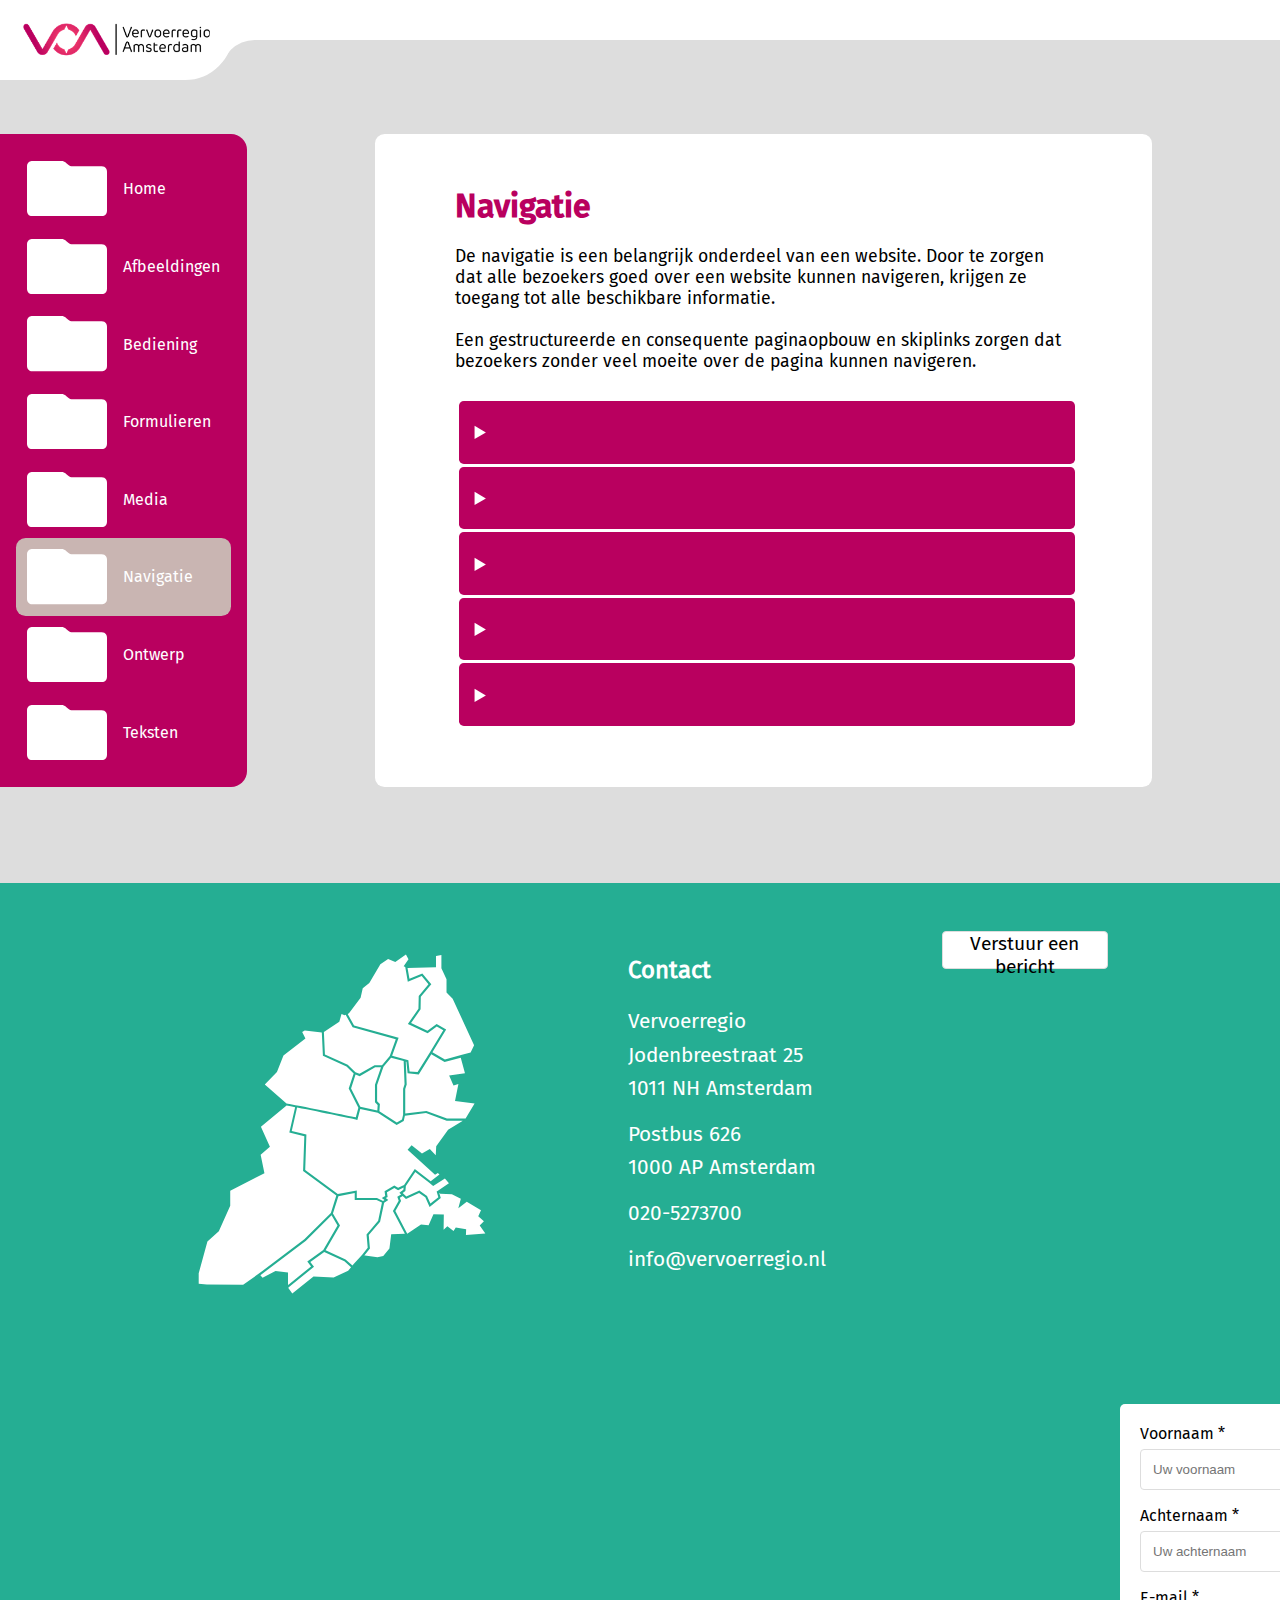
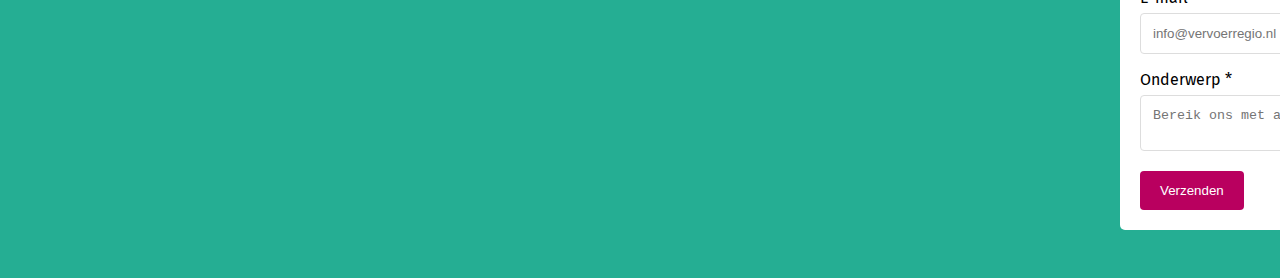
<file: navigatie.html>
<!DOCTYPE html>
<html lang="nl">

<head>
    <meta charset="UTF-8">
    <meta http-equiv="X-UA-Compatible" content="IE=edge">
    <meta name="viewport" content="width=device-width, initial-scale=1.0">
    <title>Vervoerregio Amsterdam</title>
    <link rel="stylesheet" href="./styles/style.css">
    <link rel="icon" type="image/x-icon" href="./assets/vervoerregioamsterdamfavicon.ico">
</head>

<body>

    <header>
        <img id="logo" src="assets/logo.png" alt="logo Vervoerregio Amsterdam">
        <div id="after-curve"></div>
        <button class="contrast-button-header"></button>
    </header>

    <!-- Element die overal overheen zit, om flex te zetten -->
    <main>
        <nav class="sidebar">
            <div class="innermap">
                <a href="index.html">
                    <svg viewBox="0 0 388 268" fill="" xmlns="http://www.w3.org/2000/svg">
                        <path
                            d="M168.133 0H25.8667C17.2444 0 0 5.16 0 25.8V242C0 250.6 5.17333 267.8 25.8667 267.8H362.133C370.756 267.8 388 262.64 388 242V51.6C388 43 382.827 25.8 362.133 25.8H219.867C215.556 25.8 204.347 23.22 194 12.9C183.653 2.58 172.444 0 168.133 0Z">
                        </path>
                    </svg>
                    <i class="fa-solid fa-house"></i>
                    <p>Home</p>
                </a>
            </div>

            <div class="innermap">
                <a href="afbeeldingen.html">
                    <svg viewBox="0 0 388 268" fill="" xmlns="http://www.w3.org/2000/svg">
                        <path
                            d="M168.133 0H25.8667C17.2444 0 0 5.16 0 25.8V242C0 250.6 5.17333 267.8 25.8667 267.8H362.133C370.756 267.8 388 262.64 388 242V51.6C388 43 382.827 25.8 362.133 25.8H219.867C215.556 25.8 204.347 23.22 194 12.9C183.653 2.58 172.444 0 168.133 0Z">
                        </path>
                    </svg>
                    <i class="fa-regular fa-images"></i>
                    <p>Afbeeldingen</p>
                </a>
            </div>

            <div class="innermap">
                <a href="bediening.html">
                    <svg viewBox="0 0 388 268" fill="" xmlns="http://www.w3.org/2000/svg">
                        <path
                            d="M168.133 0H25.8667C17.2444 0 0 5.16 0 25.8V242C0 250.6 5.17333 267.8 25.8667 267.8H362.133C370.756 267.8 388 262.64 388 242V51.6C388 43 382.827 25.8 362.133 25.8H219.867C215.556 25.8 204.347 23.22 194 12.9C183.653 2.58 172.444 0 168.133 0Z">
                        </path>
                    </svg>
                    <i class="fa-solid fa-keyboard"></i>
                    <p>Bediening</p>
                </a>
            </div>

            <div class="innermap">
                <a href="formulieren.html">
                    <svg viewBox="0 0 388 268" fill="" xmlns="http://www.w3.org/2000/svg">
                        <path
                            d="M168.133 0H25.8667C17.2444 0 0 5.16 0 25.8V242C0 250.6 5.17333 267.8 25.8667 267.8H362.133C370.756 267.8 388 262.64 388 242V51.6C388 43 382.827 25.8 362.133 25.8H219.867C215.556 25.8 204.347 23.22 194 12.9C183.653 2.58 172.444 0 168.133 0Z">
                        </path>
                    </svg>
                    <i class="fa-solid fa-list"></i>
                    <p>Formulieren</p>
                </a>
            </div>

            <div class="innermap">
                <a href="media.html">
                    <svg viewBox="0 0 388 268" fill="" xmlns="http://www.w3.org/2000/svg">
                        <path
                            d="M168.133 0H25.8667C17.2444 0 0 5.16 0 25.8V242C0 250.6 5.17333 267.8 25.8667 267.8H362.133C370.756 267.8 388 262.64 388 242V51.6C388 43 382.827 25.8 362.133 25.8H219.867C215.556 25.8 204.347 23.22 194 12.9C183.653 2.58 172.444 0 168.133 0Z">
                        </path>
                    </svg>
                    <i class="fa-solid fa-photo-film"></i>
                    <p>Media</p>
                </a>
            </div>

            <div class="innermap innermap-active">
                <a href="navigatie.html">
                    <svg viewBox="0 0 388 268" fill="" xmlns="http://www.w3.org/2000/svg">
                        <path
                            d="M168.133 0H25.8667C17.2444 0 0 5.16 0 25.8V242C0 250.6 5.17333 267.8 25.8667 267.8H362.133C370.756 267.8 388 262.64 388 242V51.6C388 43 382.827 25.8 362.133 25.8H219.867C215.556 25.8 204.347 23.22 194 12.9C183.653 2.58 172.444 0 168.133 0Z">
                        </path>
                    </svg>
                    <i class="fa-solid fa-arrow-pointer"></i>
                    <p>Navigatie</p>
                </a>
            </div>

            <div class="innermap">
                <a href="ontwerp.html">
                    <svg viewBox="0 0 388 268" fill="" xmlns="http://www.w3.org/2000/svg">
                        <path
                            d="M168.133 0H25.8667C17.2444 0 0 5.16 0 25.8V242C0 250.6 5.17333 267.8 25.8667 267.8H362.133C370.756 267.8 388 262.64 388 242V51.6C388 43 382.827 25.8 362.133 25.8H219.867C215.556 25.8 204.347 23.22 194 12.9C183.653 2.58 172.444 0 168.133 0Z">
                        </path>
                    </svg>
                    <i class="fa-solid fa-paintbrush"></i>
                    <p>Ontwerp</p>
                </a>
            </div>

            <div class="innermap">
                <a href="teksten.html">
                    <svg viewBox="0 0 388 268" fill="" xmlns="http://www.w3.org/2000/svg">
                        <path
                            d="M168.133 0H25.8667C17.2444 0 0 5.16 0 25.8V242C0 250.6 5.17333 267.8 25.8667 267.8H362.133C370.756 267.8 388 262.64 388 242V51.6C388 43 382.827 25.8 362.133 25.8H219.867C215.556 25.8 204.347 23.22 194 12.9C183.653 2.58 172.444 0 168.133 0Z">
                        </path>
                    </svg>
                    <i class="fa-solid fa-book"></i>
                    <p>Teksten</p>
                </a>
            </div>
        </nav>

        <!-- Content van de website naast de sidebar -->
        <div class="content-pages">
            <div class="page-title">
                <h1>Navigatie</h1>
            </div>
            <div class="page-text">
                <p>De navigatie is een belangrijk onderdeel van een website. Door te zorgen dat alle bezoekers goed over
                    een
                    website kunnen navigeren, krijgen ze toegang tot alle beschikbare informatie.
    
                    <br><br>Een gestructureerde en consequente paginaopbouw en skiplinks zorgen dat bezoekers zonder
                    veel
                    moeite over de pagina kunnen navigeren.
                </p>
            </div>
            <div class="page-details">
                <details>
                    <summary></summary>
                    <div class="inside-summary">

                    </div>
                </details>
                <details>
                    <summary></summary>
                    <div class="inside-summary">

                    </div>
                </details>
                <details>
                    <summary></summary>
                    <div class="inside-summary">

                    </div>
                </details>
                <details>
                    <summary></summary>
                    <div class="inside-summary">

                    </div>
                </details>
                <details>
                    <summary></summary>
                    <div class="inside-summary">

                    </div>
                </details>
            </div>
        </div>

    </main>

    <footer>

        <div class="regio-logo"> <img src="assets/vervoerregio's.svg" alt=""> </div>

        <div class="contact-footer">
            <div>
                <h4>Contact</h4>
                <ul class="ul-footer">
                    <li>Vervoerregio<br> Jodenbreestraat 25<br> 1011 NH Amsterdam</li>
                    <li>Postbus 626<br> 1000 AP Amsterdam</li>
                    <li>020-5273700</li>
                    <li>info@vervoerregio.nl</li>
                </ul>
            </div>
        </div>

        <button type="button" class="display-vragen-formulier">
            <p>Verstuur een bericht</p>
        </button>
        <div class="vragen-formulier">
            <form>

                <label for="fname">Voornaam *</label>
                <input type="text" id="fname" name="firstname" placeholder="Uw voornaam" required>

                <label for="lname">Achternaam *</label>
                <input type="text" id="lname" name="lastname" placeholder="Uw achternaam" required>

                <label for="lname">E-mail *</label>
                <input type="text" id="lname" name="lastname" placeholder="info@vervoerregio.nl" required>

                <label for="subject">Onderwerp *</label>
                <textarea id="subject" name="subject" placeholder="Bereik ons met al uw vragen." required></textarea>

                <input type="submit" value="Verzenden">

            </form>
        </div>
    </footer>

    <script src="./scripts/script.js"></script>


</body>

</html>
</file>
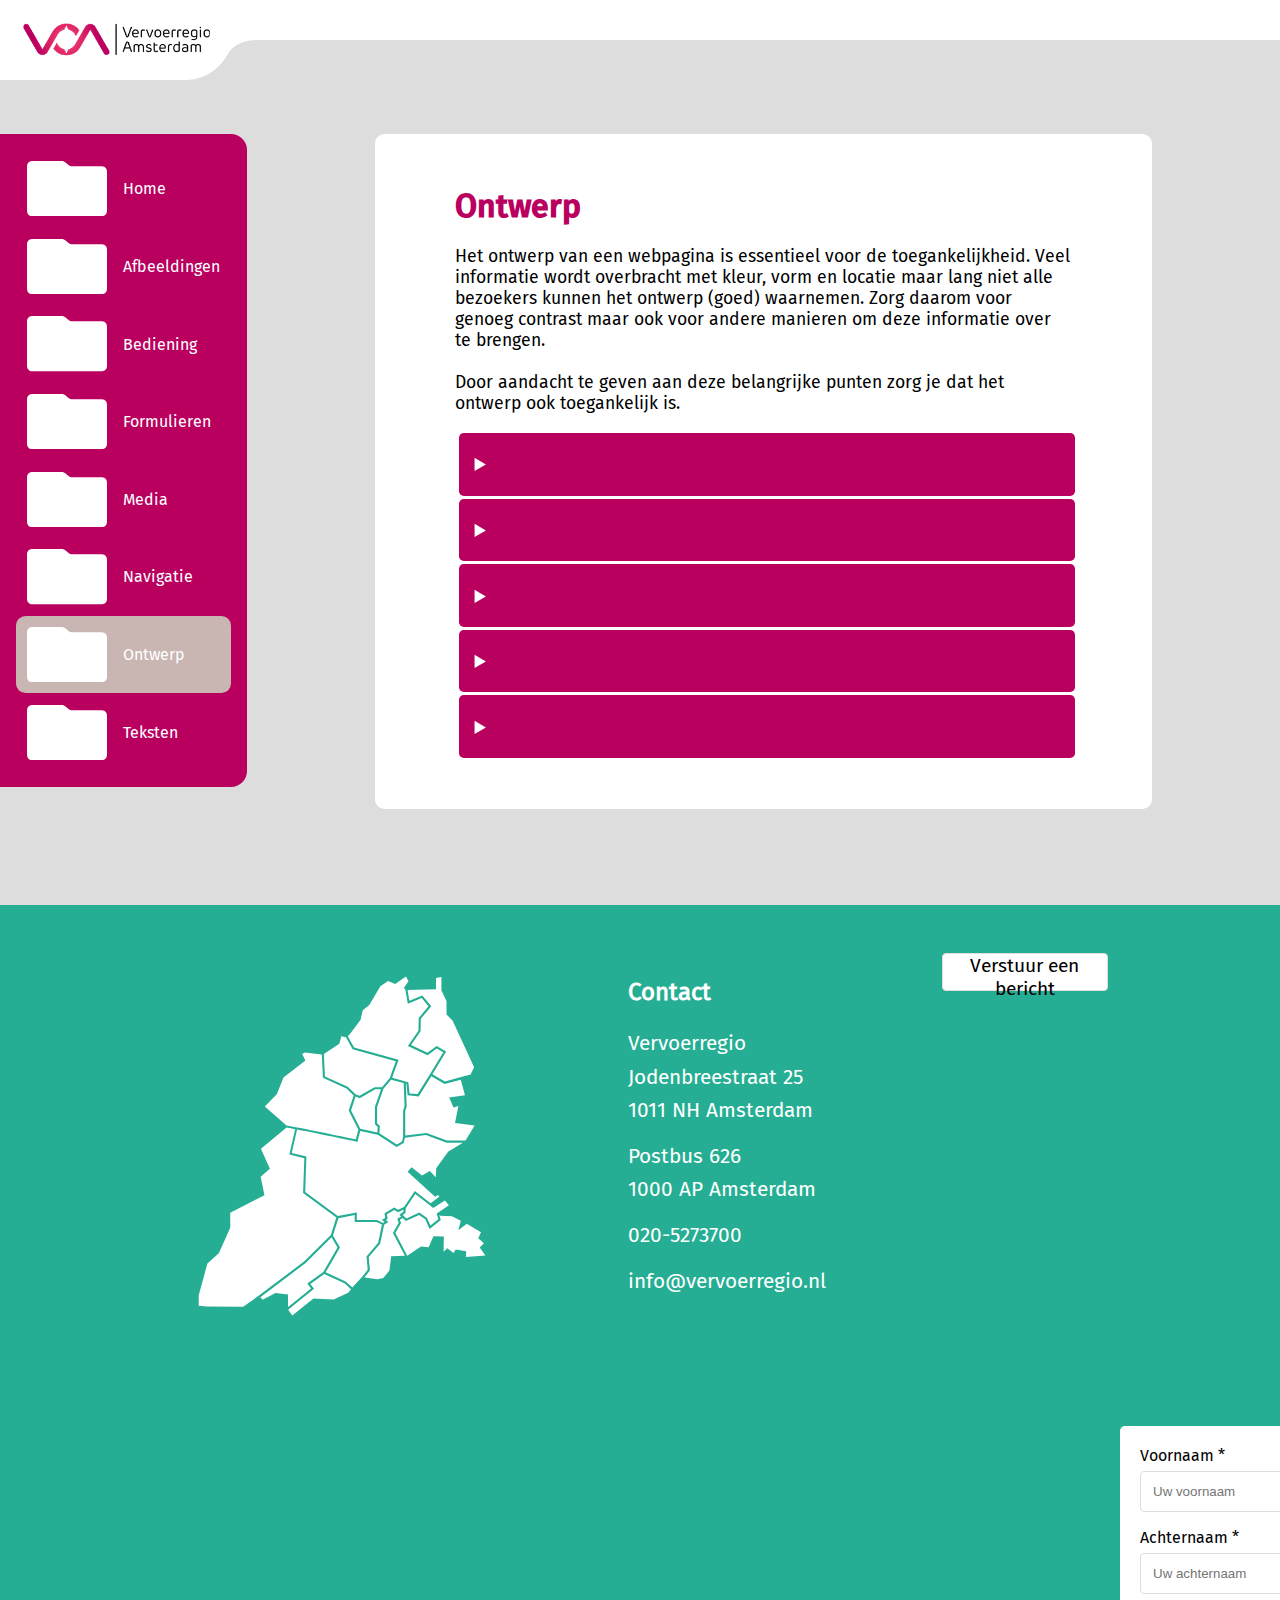
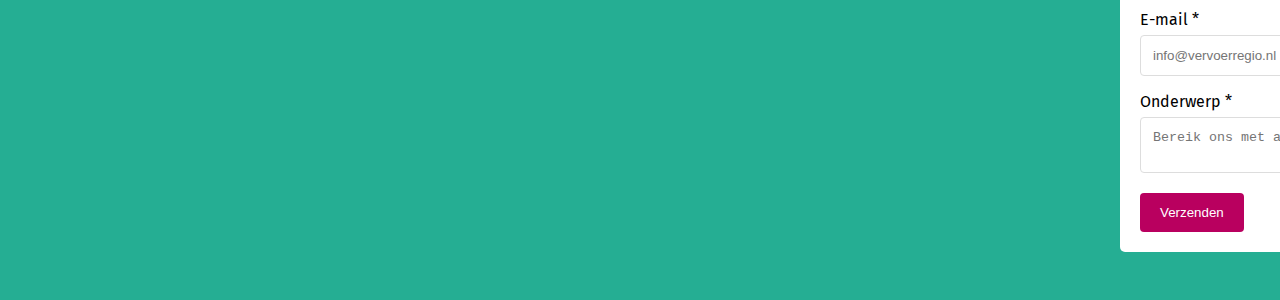
<file: ontwerp.html>
<!DOCTYPE html>
<html lang="nl">

<head>
    <meta charset="UTF-8">
    <meta http-equiv="X-UA-Compatible" content="IE=edge">
    <meta name="viewport" content="width=device-width, initial-scale=1.0">
    <title>Vervoerregio Amsterdam</title>
    <link rel="stylesheet" href="./styles/style.css">
    <link rel="icon" type="image/x-icon" href="./assets/vervoerregioamsterdamfavicon.ico">
</head>

<body>

    <header>
        <img id="logo" src="assets/logo.png" alt="logo Vervoerregio Amsterdam">
        <div id="after-curve"></div>
        <button class="contrast-button-header"></button>
    </header>

    <!-- Element die overal overheen zit, om flex te zetten -->
    <main>
        <nav class="sidebar">
            <div class="innermap">
                <a href="index.html">
                    <svg viewBox="0 0 388 268" fill="" xmlns="http://www.w3.org/2000/svg">
                        <path
                            d="M168.133 0H25.8667C17.2444 0 0 5.16 0 25.8V242C0 250.6 5.17333 267.8 25.8667 267.8H362.133C370.756 267.8 388 262.64 388 242V51.6C388 43 382.827 25.8 362.133 25.8H219.867C215.556 25.8 204.347 23.22 194 12.9C183.653 2.58 172.444 0 168.133 0Z">
                        </path>
                    </svg>
                    <i class="fa-solid fa-house"></i>
                    <p>Home</p>
                </a>
            </div>

            <div class="innermap">
                <a href="afbeeldingen.html">
                    <svg viewBox="0 0 388 268" fill="" xmlns="http://www.w3.org/2000/svg">
                        <path
                            d="M168.133 0H25.8667C17.2444 0 0 5.16 0 25.8V242C0 250.6 5.17333 267.8 25.8667 267.8H362.133C370.756 267.8 388 262.64 388 242V51.6C388 43 382.827 25.8 362.133 25.8H219.867C215.556 25.8 204.347 23.22 194 12.9C183.653 2.58 172.444 0 168.133 0Z">
                        </path>
                    </svg>
                    <i class="fa-regular fa-images"></i>
                    <p>Afbeeldingen</p>
                </a>
            </div>

            <div class="innermap">
                <a href="bediening.html">
                    <svg viewBox="0 0 388 268" fill="" xmlns="http://www.w3.org/2000/svg">
                        <path
                            d="M168.133 0H25.8667C17.2444 0 0 5.16 0 25.8V242C0 250.6 5.17333 267.8 25.8667 267.8H362.133C370.756 267.8 388 262.64 388 242V51.6C388 43 382.827 25.8 362.133 25.8H219.867C215.556 25.8 204.347 23.22 194 12.9C183.653 2.58 172.444 0 168.133 0Z">
                        </path>
                    </svg>
                    <i class="fa-solid fa-keyboard"></i>
                    <p>Bediening</p>
                </a>
            </div>

            <div class="innermap">
                <a href="formulieren.html">
                    <svg viewBox="0 0 388 268" fill="" xmlns="http://www.w3.org/2000/svg">
                        <path
                            d="M168.133 0H25.8667C17.2444 0 0 5.16 0 25.8V242C0 250.6 5.17333 267.8 25.8667 267.8H362.133C370.756 267.8 388 262.64 388 242V51.6C388 43 382.827 25.8 362.133 25.8H219.867C215.556 25.8 204.347 23.22 194 12.9C183.653 2.58 172.444 0 168.133 0Z">
                        </path>
                    </svg>
                    <i class="fa-solid fa-list"></i>
                    <p>Formulieren</p>
                </a>
            </div>

            <div class="innermap">
                <a href="media.html">
                    <svg viewBox="0 0 388 268" fill="" xmlns="http://www.w3.org/2000/svg">
                        <path
                            d="M168.133 0H25.8667C17.2444 0 0 5.16 0 25.8V242C0 250.6 5.17333 267.8 25.8667 267.8H362.133C370.756 267.8 388 262.64 388 242V51.6C388 43 382.827 25.8 362.133 25.8H219.867C215.556 25.8 204.347 23.22 194 12.9C183.653 2.58 172.444 0 168.133 0Z">
                        </path>
                    </svg>
                    <i class="fa-solid fa-photo-film"></i>
                    <p>Media</p>
                </a>
            </div>

            <div class="innermap">
                <a href="navigatie.html">
                    <svg viewBox="0 0 388 268" fill="" xmlns="http://www.w3.org/2000/svg">
                        <path
                            d="M168.133 0H25.8667C17.2444 0 0 5.16 0 25.8V242C0 250.6 5.17333 267.8 25.8667 267.8H362.133C370.756 267.8 388 262.64 388 242V51.6C388 43 382.827 25.8 362.133 25.8H219.867C215.556 25.8 204.347 23.22 194 12.9C183.653 2.58 172.444 0 168.133 0Z">
                        </path>
                    </svg>
                    <i class="fa-solid fa-arrow-pointer"></i>
                    <p>Navigatie</p>
                </a>
            </div>

            <div class="innermap innermap-active">
                <a href="ontwerp.html">
                    <svg viewBox="0 0 388 268" fill="" xmlns="http://www.w3.org/2000/svg">
                        <path
                            d="M168.133 0H25.8667C17.2444 0 0 5.16 0 25.8V242C0 250.6 5.17333 267.8 25.8667 267.8H362.133C370.756 267.8 388 262.64 388 242V51.6C388 43 382.827 25.8 362.133 25.8H219.867C215.556 25.8 204.347 23.22 194 12.9C183.653 2.58 172.444 0 168.133 0Z">
                        </path>
                    </svg>
                    <i class="fa-solid fa-paintbrush"></i>
                    <p>Ontwerp</p>
                </a>
            </div>

            <div class="innermap">
                <a href="teksten.html">
                    <svg viewBox="0 0 388 268" fill="" xmlns="http://www.w3.org/2000/svg">
                        <path
                            d="M168.133 0H25.8667C17.2444 0 0 5.16 0 25.8V242C0 250.6 5.17333 267.8 25.8667 267.8H362.133C370.756 267.8 388 262.64 388 242V51.6C388 43 382.827 25.8 362.133 25.8H219.867C215.556 25.8 204.347 23.22 194 12.9C183.653 2.58 172.444 0 168.133 0Z">
                        </path>
                    </svg>
                    <i class="fa-solid fa-book"></i>
                    <p>Teksten</p>
                </a>
            </div>
        </nav>

        <!-- Content van de website naast de sidebar -->
        <div class="content-pages">
            <div class="page-title">
                <h1>Ontwerp</h1>
            </div>
            <div class="page-text">
                <p>Het ontwerp van een webpagina is essentieel voor de toegankelijkheid. Veel informatie wordt
                    overbracht
                    met kleur, vorm en locatie maar lang niet alle bezoekers kunnen het ontwerp (goed) waarnemen. Zorg
                    daarom voor genoeg contrast maar ook voor andere manieren om deze informatie over te brengen.

                    <br><br>Door aandacht te geven aan deze belangrijke punten zorg je dat het ontwerp ook toegankelijk
                    is.
                </p>
            </div>
            <div class="page-details">
                <details>
                    <summary></summary>
                    <div class="inside-summary">

                    </div>
                </details>
                <details>
                    <summary></summary>
                    <div class="inside-summary">

                    </div>
                </details>
                <details>
                    <summary></summary>
                    <div class="inside-summary">

                    </div>
                </details>
                <details>
                    <summary></summary>
                    <div class="inside-summary">

                    </div>
                </details>
                <details>
                    <summary></summary>
                    <div class="inside-summary">

                    </div>
                </details>
            </div>
        </div>

    </main>

    <footer>

        <div class="regio-logo"> <img src="assets/vervoerregio's.svg" alt=""> </div>

        <div class="contact-footer">
            <div>
                <h4>Contact</h4>
                <ul class="ul-footer">
                    <li>Vervoerregio<br> Jodenbreestraat 25<br> 1011 NH Amsterdam</li>
                    <li>Postbus 626<br> 1000 AP Amsterdam</li>
                    <li>020-5273700</li>
                    <li>info@vervoerregio.nl</li>
                </ul>
            </div>
        </div>

        <button type="button" class="display-vragen-formulier">
            <p>Verstuur een bericht</p>
        </button>
        <div class="vragen-formulier">
            <form>

                <label for="fname">Voornaam *</label>
                <input type="text" id="fname" name="firstname" placeholder="Uw voornaam" required>

                <label for="lname">Achternaam *</label>
                <input type="text" id="lname" name="lastname" placeholder="Uw achternaam" required>

                <label for="lname">E-mail *</label>
                <input type="text" id="lname" name="lastname" placeholder="info@vervoerregio.nl" required>

                <label for="subject">Onderwerp *</label>
                <textarea id="subject" name="subject" placeholder="Bereik ons met al uw vragen." required></textarea>

                <input type="submit" value="Verzenden">

            </form>
        </div>
    </footer>

    <script src="./scripts/script.js"></script>


</body>

</html>
</file>
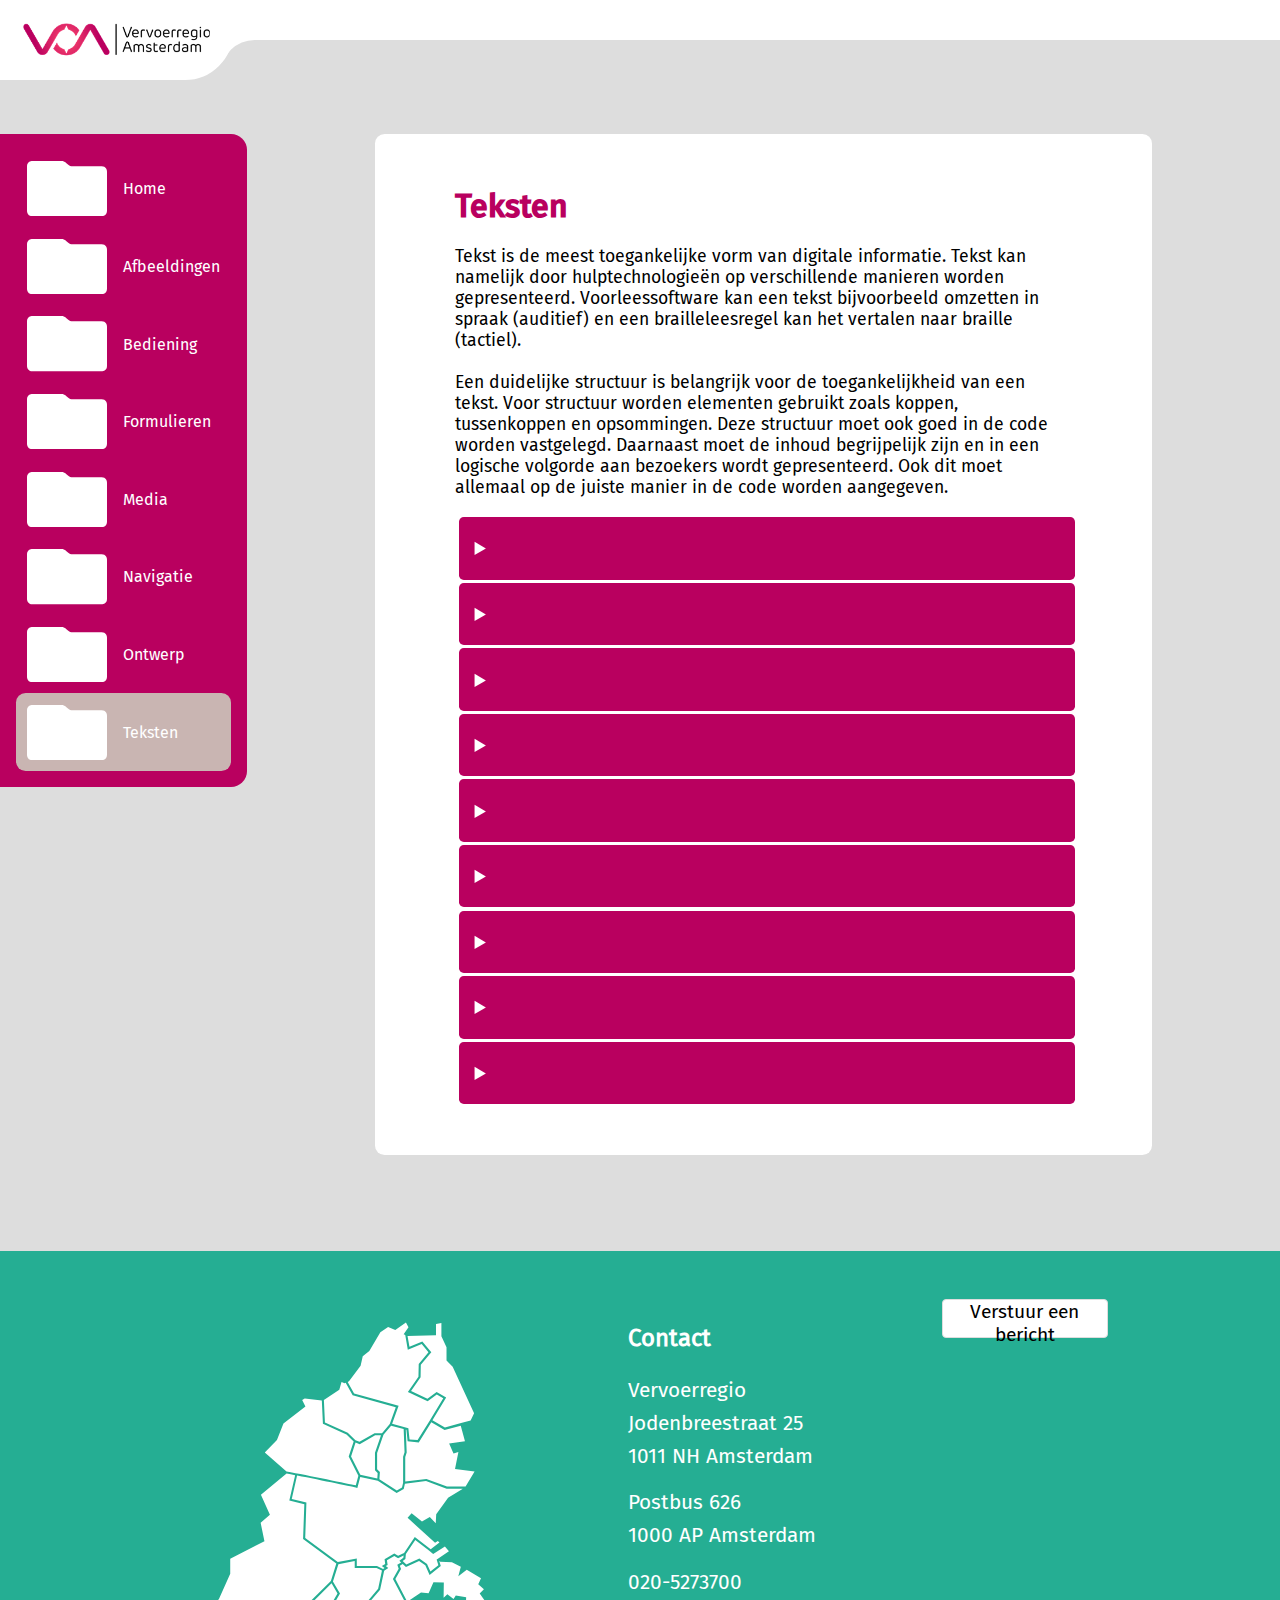
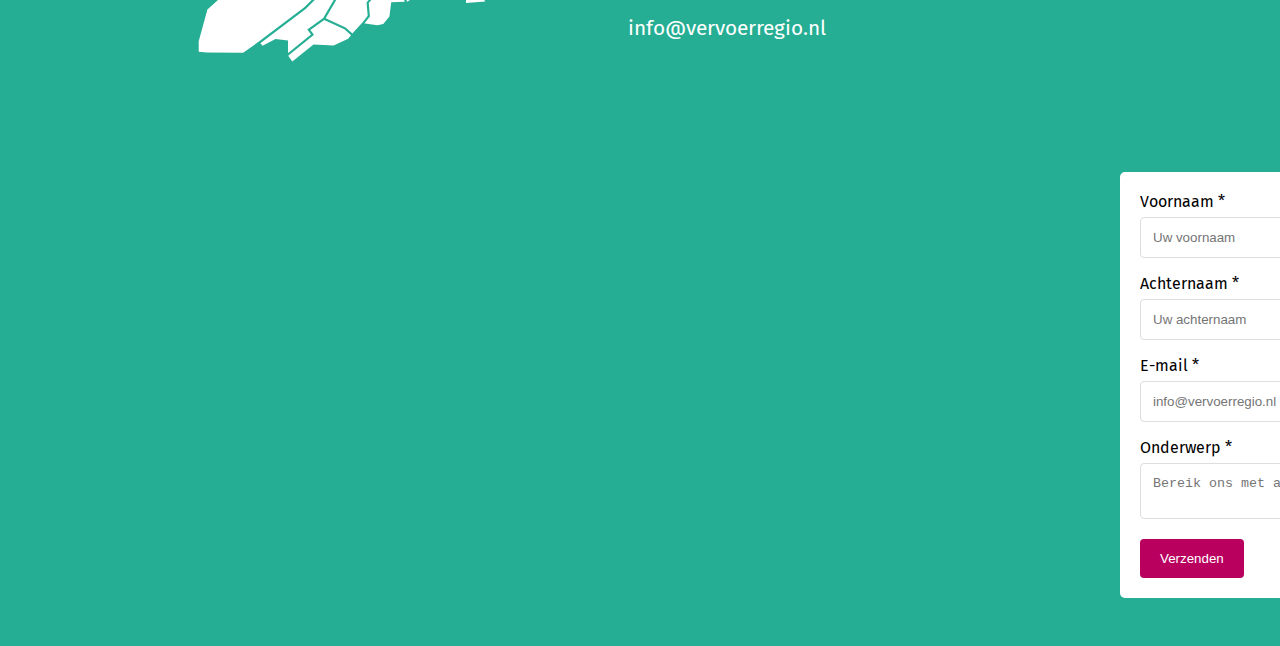
<file: teksten.html>
<!DOCTYPE html>
<html lang="nl">

<head>
    <meta charset="UTF-8">
    <meta http-equiv="X-UA-Compatible" content="IE=edge">
    <meta name="viewport" content="width=device-width, initial-scale=1.0">
    <title>Vervoerregio Amsterdam</title>
    <link rel="stylesheet" href="./styles/style.css">
    <link rel="icon" type="image/x-icon" href="./assets/vervoerregioamsterdamfavicon.ico">
</head>

<body>

    <header>
        <img id="logo" src="assets/logo.png" alt="logo Vervoerregio Amsterdam">
        <div id="after-curve"></div>
        <button class="contrast-button-header"></button>
    </header>

    <!-- Element die overal overheen zit, om flex te zetten -->
    <main>
        <nav class="sidebar">
            <div class="innermap">
                <a href="index.html">
                    <svg viewBox="0 0 388 268" fill="" xmlns="http://www.w3.org/2000/svg">
                        <path
                            d="M168.133 0H25.8667C17.2444 0 0 5.16 0 25.8V242C0 250.6 5.17333 267.8 25.8667 267.8H362.133C370.756 267.8 388 262.64 388 242V51.6C388 43 382.827 25.8 362.133 25.8H219.867C215.556 25.8 204.347 23.22 194 12.9C183.653 2.58 172.444 0 168.133 0Z">
                        </path>
                    </svg>
                    <i class="fa-solid fa-house"></i>
                    <p>Home</p>
                </a>
            </div>

            <div class="innermap">
                <a href="afbeeldingen.html">
                    <svg viewBox="0 0 388 268" fill="" xmlns="http://www.w3.org/2000/svg">
                        <path
                            d="M168.133 0H25.8667C17.2444 0 0 5.16 0 25.8V242C0 250.6 5.17333 267.8 25.8667 267.8H362.133C370.756 267.8 388 262.64 388 242V51.6C388 43 382.827 25.8 362.133 25.8H219.867C215.556 25.8 204.347 23.22 194 12.9C183.653 2.58 172.444 0 168.133 0Z">
                        </path>
                    </svg>
                    <i class="fa-regular fa-images"></i>
                    <p>Afbeeldingen</p>
                </a>
            </div>

            <div class="innermap">
                <a href="bediening.html">
                    <svg viewBox="0 0 388 268" fill="" xmlns="http://www.w3.org/2000/svg">
                        <path
                            d="M168.133 0H25.8667C17.2444 0 0 5.16 0 25.8V242C0 250.6 5.17333 267.8 25.8667 267.8H362.133C370.756 267.8 388 262.64 388 242V51.6C388 43 382.827 25.8 362.133 25.8H219.867C215.556 25.8 204.347 23.22 194 12.9C183.653 2.58 172.444 0 168.133 0Z">
                        </path>
                    </svg>
                    <i class="fa-solid fa-keyboard"></i>
                    <p>Bediening</p>
                </a>
            </div>

            <div class="innermap">
                <a href="formulieren.html">
                    <svg viewBox="0 0 388 268" fill="" xmlns="http://www.w3.org/2000/svg">
                        <path
                            d="M168.133 0H25.8667C17.2444 0 0 5.16 0 25.8V242C0 250.6 5.17333 267.8 25.8667 267.8H362.133C370.756 267.8 388 262.64 388 242V51.6C388 43 382.827 25.8 362.133 25.8H219.867C215.556 25.8 204.347 23.22 194 12.9C183.653 2.58 172.444 0 168.133 0Z">
                        </path>
                    </svg>
                    <i class="fa-solid fa-list"></i>
                    <p>Formulieren</p>
                </a>
            </div>

            <div class="innermap">
                <a href="media.html">
                    <svg viewBox="0 0 388 268" fill="" xmlns="http://www.w3.org/2000/svg">
                        <path
                            d="M168.133 0H25.8667C17.2444 0 0 5.16 0 25.8V242C0 250.6 5.17333 267.8 25.8667 267.8H362.133C370.756 267.8 388 262.64 388 242V51.6C388 43 382.827 25.8 362.133 25.8H219.867C215.556 25.8 204.347 23.22 194 12.9C183.653 2.58 172.444 0 168.133 0Z">
                        </path>
                    </svg>
                    <i class="fa-solid fa-photo-film"></i>
                    <p>Media</p>
                </a>
            </div>

            <div class="innermap">
                <a href="navigatie.html">
                    <svg viewBox="0 0 388 268" fill="" xmlns="http://www.w3.org/2000/svg">
                        <path
                            d="M168.133 0H25.8667C17.2444 0 0 5.16 0 25.8V242C0 250.6 5.17333 267.8 25.8667 267.8H362.133C370.756 267.8 388 262.64 388 242V51.6C388 43 382.827 25.8 362.133 25.8H219.867C215.556 25.8 204.347 23.22 194 12.9C183.653 2.58 172.444 0 168.133 0Z">
                        </path>
                    </svg>
                    <i class="fa-solid fa-arrow-pointer"></i>
                    <p>Navigatie</p>
                </a>
            </div>

            <div class="innermap">
                <a href="ontwerp.html">
                    <svg viewBox="0 0 388 268" fill="" xmlns="http://www.w3.org/2000/svg">
                        <path
                            d="M168.133 0H25.8667C17.2444 0 0 5.16 0 25.8V242C0 250.6 5.17333 267.8 25.8667 267.8H362.133C370.756 267.8 388 262.64 388 242V51.6C388 43 382.827 25.8 362.133 25.8H219.867C215.556 25.8 204.347 23.22 194 12.9C183.653 2.58 172.444 0 168.133 0Z">
                        </path>
                    </svg>
                    <i class="fa-solid fa-paintbrush"></i>
                    <p>Ontwerp</p>
                </a>
            </div>

            <div class="innermap innermap-active">
                <a href="teksten.html">
                    <svg viewBox="0 0 388 268" fill="" xmlns="http://www.w3.org/2000/svg">
                        <path
                            d="M168.133 0H25.8667C17.2444 0 0 5.16 0 25.8V242C0 250.6 5.17333 267.8 25.8667 267.8H362.133C370.756 267.8 388 262.64 388 242V51.6C388 43 382.827 25.8 362.133 25.8H219.867C215.556 25.8 204.347 23.22 194 12.9C183.653 2.58 172.444 0 168.133 0Z">
                        </path>
                    </svg>
                    <i class="fa-solid fa-book"></i>
                    <p>Teksten</p>
                </a>
            </div>
        </nav>

        <!-- Content van de website naast de sidebar -->
        <div class="content-pages">
            <div class="page-title">
                <h1>Teksten</h1>
            </div>
            <div class="page-text">
                <p>Tekst is de meest toegankelijke vorm van digitale informatie. Tekst kan namelijk door
                    hulptechnologieën
                    op verschillende manieren worden gepresenteerd. Voorleessoftware kan een tekst bijvoorbeeld omzetten
                    in
                    spraak (auditief) en een brailleleesregel kan het vertalen naar braille (tactiel).

                    <br><br>Een duidelijke structuur is belangrijk voor de toegankelijkheid van een tekst. Voor
                    structuur
                    worden elementen gebruikt zoals koppen, tussenkoppen en opsommingen. Deze structuur moet ook goed in
                    de
                    code worden vastgelegd. Daarnaast moet de inhoud begrijpelijk zijn en in een logische volgorde aan
                    bezoekers wordt gepresenteerd. Ook dit moet allemaal op de juiste manier in de code worden
                    aangegeven.
                </p>
            </div>
            <div class="page-details">
                <details>
                    <summary></summary>
                    <div class="inside-summary">

                    </div>
                </details>
                <details>
                    <summary></summary>
                    <div class="inside-summary">

                    </div>
                </details>
                <details>
                    <summary></summary>
                    <div class="inside-summary">

                    </div>
                </details>
                <details>
                    <summary></summary>
                    <div class="inside-summary">

                    </div>
                </details>
                <details>
                    <summary></summary>
                    <div class="inside-summary">

                    </div>
                </details>
                <details>
                    <summary></summary>
                    <div class="inside-summary">

                    </div>
                </details>
                <details>
                    <summary></summary>
                    <div class="inside-summary">

                    </div>
                </details>
                <details>
                    <summary></summary>
                    <div class="inside-summary">

                    </div>
                </details>
                <details>
                    <summary></summary>
                    <div class="inside-summary">

                    </div>
                </details>
            </div>
        </div>

    </main>

    <footer>

        <div class="regio-logo"> <img src="assets/vervoerregio's.svg" alt=""> </div>

        <div class="contact-footer">
            <div>
                <h4>Contact</h4>
                <ul class="ul-footer">
                    <li>Vervoerregio<br> Jodenbreestraat 25<br> 1011 NH Amsterdam</li>
                    <li>Postbus 626<br> 1000 AP Amsterdam</li>
                    <li>020-5273700</li>
                    <li>info@vervoerregio.nl</li>
                </ul>
            </div>
        </div>

        <button type="button" class="display-vragen-formulier">
            <p>Verstuur een bericht</p>
        </button>
        <div class="vragen-formulier">
            <form>

                <label for="fname">Voornaam *</label>
                <input type="text" id="fname" name="firstname" placeholder="Uw voornaam" required>

                <label for="lname">Achternaam *</label>
                <input type="text" id="lname" name="lastname" placeholder="Uw achternaam" required>

                <label for="lname">E-mail *</label>
                <input type="text" id="lname" name="lastname" placeholder="info@vervoerregio.nl" required>

                <label for="subject">Onderwerp *</label>
                <textarea id="subject" name="subject" placeholder="Bereik ons met al uw vragen." required></textarea>

                <input type="submit" value="Verzenden">

            </form>
        </div>
    </footer>

    <script src="./scripts/script.js"></script>


</body>

</html>
</file>
<file: styles/style.css>
:root {
    --gradient-color-magenta: linear-gradient(332deg, #B9005F 0%, #E30059 100%);
    --magenta-donker: #B9005F;
    --magenata-licht: #E30059;
    --licht-grijs: #DDDDDD;
    --turkoois: #25AE93;
    --grijs: #444444;
    --cyaan: #46BECD;
    --blauw: #606EB3;
    --bruin: #6A4955;
    --zand: #C9B5B2;
    --geel: #FFD05F;
    --zwart: #000;
    --wit: #FFF;
}

* {
    box-sizing: border-box;
    padding: 0;
    margin: 0;
}

@font-face {
    font-family: 'Fira Sans Regular';
    src:
        url('../fonts/FiraSans-Regular.ttf');
}

@font-face {
    font-family: 'Fira Sans Medium';
    src:
        url('../fonts/FiraSans-Medium.ttf');
}

/* BODY */

body {
    background-color: var(--licht-grijs);
    font-family: 'Fira Sans Regular';
    overflow-x: hidden;
}

/* HEADER */

header {
    position: sticky;
    display: block;
    width: 100vw;
    height: 6vh;
    z-index: 2;
    top: 0;
}

header #logo {
    border: 4px solid var(--wit);
    border-radius: 0 0 3em 0;
    background: var(--wit);
    padding: 0.5em 1.2em;
    position: absolute;
    width: auto;
    height: 5em;
    z-index: 2;
}

header #logo::after {
    aspect-ratio: 1/1;
    width: 1em;
}

#logo svg {
    position: relative;
    left: 13.8em;
    z-index: -9;
    height: 6em;
}

#after-curve {
    background-color: var(--wit);
    position: inherit;
    height: 2.5em;
    width: 100vw;
}

#after-curve::before {
    box-shadow: 0.1em -1em 0 -0.2em var(--wit);
    border-radius: 60% 0 0 0;
    position: absolute;
    height: 3.5em;
    left: 13.8em;
    width: 3.5em;
    content: '';
    top: 2.5em;
}

#curve {
    display: block;
    height: 2em;
    width: 1em;
}

.contrast-button-header {
    background-color: #000;
    z-index: 2;
}

/*main*/

main {
    padding-top: 5rem;
    display: flex;
    width: 100%;
}

/* SIDEBAR */

.sidebar {
    background: var(--magenta-donker);
    justify-content: space-around;
    border-radius: 0 1rem 1rem 0;
    flex-direction: column;
    display: flex;
    padding: 1rem;
    height: 100%;
    width: 16rem;
}

.innermap a {
    text-decoration-line: none;
    transition: 0.3s ease-in;
    align-items: center;
    position: relative;
    color: var(--wit);
    padding: 0.7rem;
    display: flex;
}

.innermap a:hover {
    background-color: var(--zand);
    transition: 0.3s ease-out;
    border-radius: 0.6rem;
    color: var(--wit);
}

svg {
    transition: 0.3s ease-in;
    fill: var(--wit);
    width: 5rem;
}

a:hover svg {
    transition: 0.3s ease-out;
    fill: var(--wit);
}

.innermap i {
    color: var(--magenta-donker);
    position: absolute;
    padding-left: 2rem;
    font-size: larger;
}

.innermap p {
    font-family: 'Fira Sans Regular';
    padding-left: 1rem;
}

.innermap-active {
    background-color: var(--zand);
    border-radius: 0.6rem;
    color: var(--wit);
}

/* CONTENT */

.content {
    grid-template-rows: 5rem auto 0.9fr 1fr;
    grid-template-areas:
        "index-titel svg-index"
        "tekst-1-index svg-index"
        "tekst-2-index tekst-2-index"
        "tekst-3-index tekst-3-index";
    grid-template-columns: 1fr 0.6fr;
    background-color: var(--wit);
    border-radius: 0.6rem;
    margin: 0 10%;
    padding: 3rem;
    display: grid;
    width: 100%;
    gap: 1rem;
}

@media (max-width: 1100px) {
    .svg-index {
        display: none;
    }

    .content {
        grid-template-areas:
            "index-titel index-titel"
            "tekst-1-index tekst-1-index"
            "tekst-2-index tekst-2-index"
            "tekst-3-index tekst-3-index";
    }

    .sidebar {
        width: 13rem;
    }

    svg {
        width: 3rem;
    }
}

@media (max-width: 400px) {
    .sidebar {
        display: none;
    }

    .index-titel {
        display: none;
    }

    .content {
        grid-template-rows: 1fr auto 0.9fr 1fr;
        grid-template-areas:
            "index-titel index-titel"
            "tekst-1-index tekst-1-index"
            "tekst-2-index tekst-2-index"
            "tekst-3-index tekst-3-index";
        grid-template-columns: 1fr 0.6fr;
        gap: 1rem;
    }
}

.index-titel {
    color: var(--magenta-donker);
    grid-area: index-titel;
    margin: auto 2rem;
}

.h1-index-titel {
    font-family: 'Fira Sans Medium';
}

.tekst-1-index {
    grid-area: tekst-1-index;
    margin-left: 2rem;
    font-size: 1.1rem;
    max-width: 30rem;
}

.svg-index {
    grid-area: svg-index;
}

.svg-index {
    height: auto;
    width: 100%;
}

.svg-index img {
    height: inherit;
    width: inherit;
}

.tekst-2-index {
    grid-area: tekst-2-index;
    margin: auto 2rem;
    font-size: 1.1rem;
}

.tekst-3-index {
    grid-area: tekst-3-index;
    margin: auto 2rem;
    font-size: 1.1rem;
}

.h2-index {
    font-size: 1.3rem;
    margin-bottom: 0.6rem;
}

.tekst-index {
    font-family: 'Fira Sans Regular';
}

.content-pages {
    grid-template-rows: 3rem auto 1fr;
    grid-template-areas:
        "page-title"
        "page-text"
        "page-details";
    grid-template-columns: 1fr;
    background-color: var(--wit);
    border-radius: 0.6rem;
    margin: 0 10%;
    padding: 3rem;
    display: grid;
    width: 100%;
    gap: 1rem;
}

.page-title {
    grid-area: page-title;
    font-family: 'Fira Sans Medium';
    color: var(--magenta-donker);
    margin: auto 2rem;
}

.page-text {
    grid-area: page-text;
    font-size: 1.1rem;
    margin: auto 2rem;
}

.page-details {
    grid-area: page-details;
    margin: auto 2rem;
    font-size: 1.1rem;
}

details {
    background-color: #b9005f;
    font-size: 1.25rem;
    color: #fff;
    cursor: pointer;
    padding: 1rem;
    margin: 0.2rem;
    width: 100%;
    text-align: left;
    border: none;
    outline: none;
    transition: 0.4s;
    max-width: 50vw;
    border-radius: 0.3rem;
}

summary {
    margin: 0.2rem auto;
}

.inside-summary {
    padding: 1rem;
    font-size: 1rem;
    margin: 1rem 1rem;
    border-radius: 0.375rem;
    background-color: var(--wit);
}

.inside-summary p {
    line-height: 1.6;
    max-width: 35em;
    padding-bottom: 1rem;
    color: var(--grijs);
}

.inside-summary pre {
    background-color: var(--grijs);
    line-height: 1.6;
    overflow-x: scroll;
    border-radius: 5px;
    margin-bottom: 1rem;
}

.inside-summary code {
    background-color: var(--);
    border: solid black 1px;
}

.inside-summary h2 {
    font-size: 1.5rem;
    color: var(--grijs);
}

.page-list {
        line-height: 1.6;
        margin-left: 2rem;
        padding-bottom: 1rem;
        color: var(--grijs);
}

/* FOOTER */

footer {
    background-color: var(--turkoois);
    font-family: 'Fira Sans Regular';
    justify-content: center;
    margin-top: 6rem;
    flex-wrap: wrap;
    padding: 3rem;
    display: flex;
    width: 100vw;
    gap: 5rem;
}

.regio-logo {
    line-height: 1.6;
    padding: 20px;
}

.regio-logo img {
    height: auto;
    width: 100%;
}

.contact-footer {
    color: var(--wit);
    font-size: 1.3rem;
    line-height: 1.6;
    padding: 20px;
}

.contact-footer h4 {
    padding-left: 1rem;
    font-size: 1.5rem;
}

.ul-footer {
    padding: 0.6rem;
}

.ul-footer li {
    list-style-type: none;
    padding: 0.4rem;
}

.display-vragen-formulier {
    border: 1px solid var(--licht-grijs);
    font-family: 'Fira Sans Regular';
    background-color: var(--wit);
    border-radius: 4px;
    font-size: 1.2rem;
    height: 2.4rem;
    z-index: 0;
    width: 14%;
}

.undisplay-vragen-formulier {
    z-index: -1;
}

.display-vragen-formulier:hover {
    border: 1px solid var(--licht-grijs);
    background-color: var(--licht-grijs);
}

input[type=text],
select,
textarea {
    border: 1px solid var(--licht-grijs);
    box-sizing: border-box;
    margin-bottom: 16px;
    border-radius: 4px;
    max-height: 7rem;
    resize: vertical;
    margin-top: 6px;
    padding: 12px;
    width: 100%;
}

input[type=submit] {
    background-color: var(--magenta-donker);
    border-radius: 4px;
    padding: 12px 20px;
    color: var(--wit);
    cursor: pointer;
    border: none;
}

input[type=submit]:hover {
    background-color: var(--magenata-licht);
}

.vragen-formulier {
    transition: transform 0.5s ease-out;
    background-color: var(--wit);
    transform: translateX(200%);
    border-radius: 5px;
    max-width: 20rem;
    padding: 20px;
}

.vragen-formulier-display {
    transform: translateX(-200px);
}

@media (max-width: 800px) {
    .vragen-formulier-display {
        transform: translateX(0px);
    }
}
</file>
